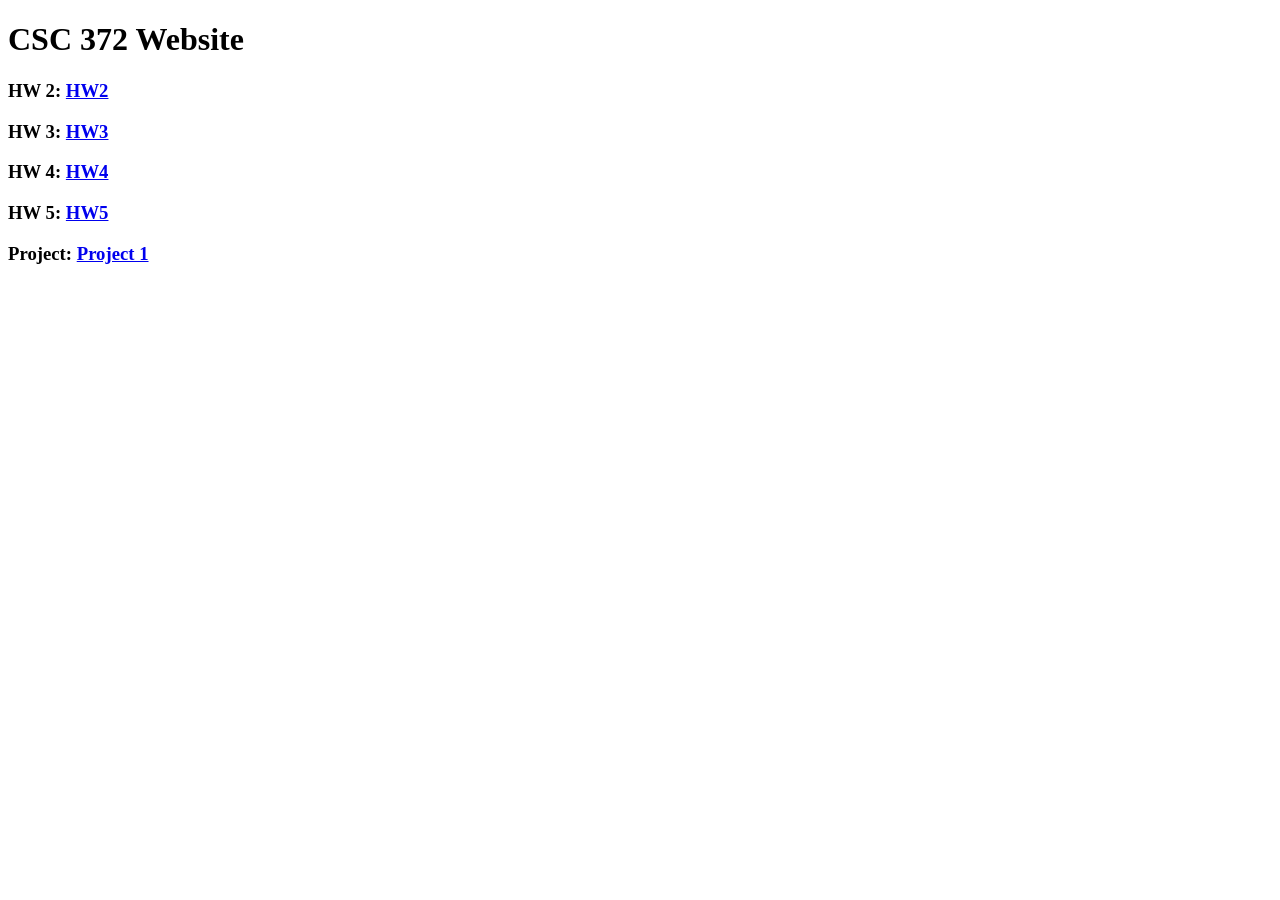
<file: index.html>
<!DOCTYPE html>
<!--
Name: Rongxin Liu
Date: 09.04.2024
CSC 372-01

This is the index.html page for my portfolio of web development work. It includes links to
side projects I have done during CSC 372, including an AboutMe page, a blog template, and
a crytogram generator.
-->
<html lang="en">
<head>
    <meta charset="UTF-8">
    <meta name="viewport" content="width=device-width, initial-scale=1.0">
    <title>CSC 372 Website</title>
    </head>

    <body>
        <header>
            <h1>CSC 372 Website</h1>
        </header>
        <h3> HW 2: <a href="csc372-hw/hw2/index.html">HW2</a></h3>
        <h3> HW 3: <a href="csc372-hw/hw3/index.html">HW3</a></h3>
        <h3> HW 4: <a href="csc372-hw/hw4/index.html">HW4</a></h3>
        <h3> HW 5: <a href="csc372-hw/hw5/index.html">HW5</a></h3>
        <h3> Project: <a href="csc372-hw/project1/index.html">Project 1</a></h3>
    </body>
</html>
</file>
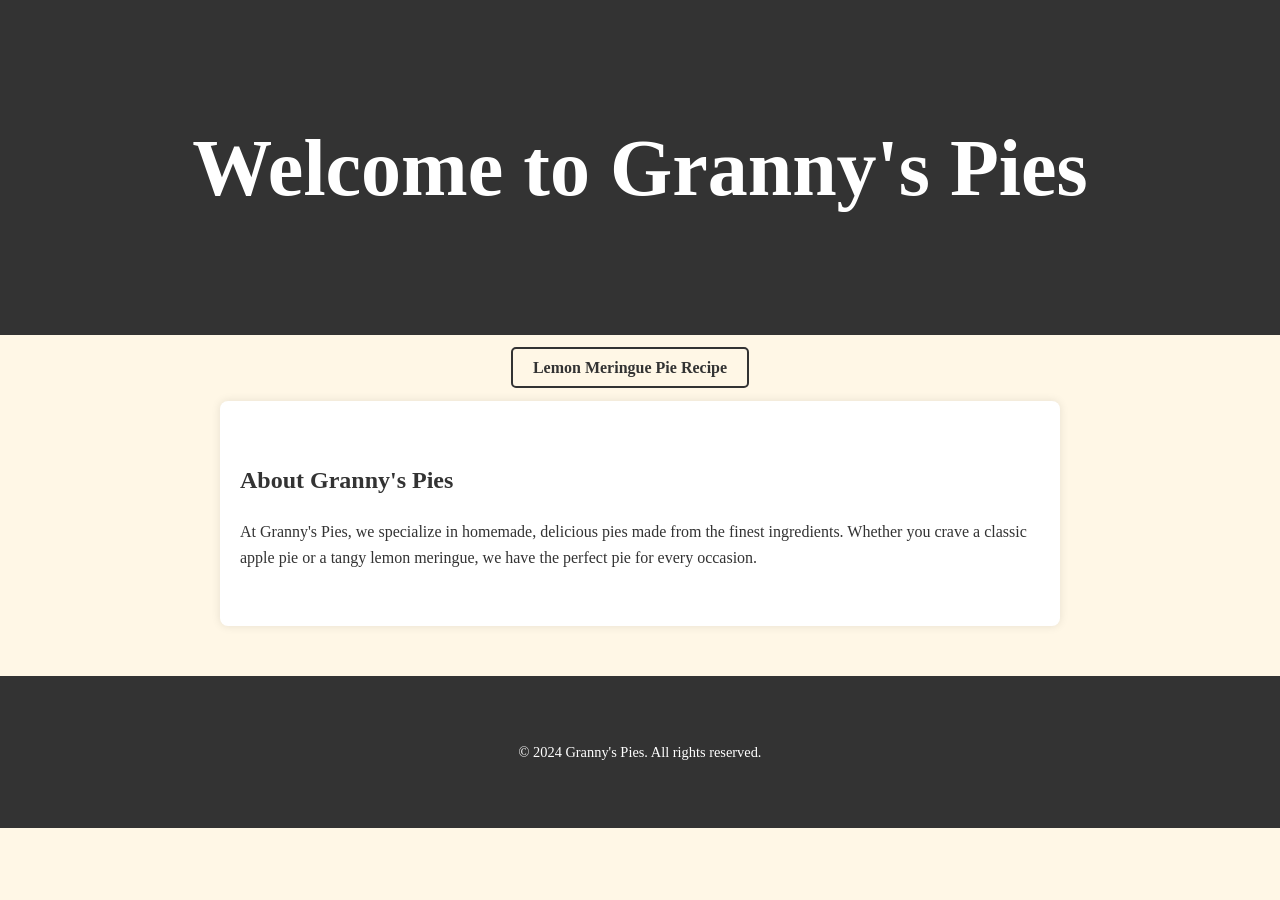
<file: csc372-hw/hw2/index.html>
<!DOCTYPE html>
<!--
Name: Rongxin Liu
Date: 09.04.2024
CSC 372-01

This is the index.html page for my portfolio of web development work. It includes links to
side projects I have done during CSC 372, including an AboutMe page, a blog template, and
a crytogram generator.
-->
<html lang="en">
<head>
    <meta charset="UTF-8">
    <meta name="viewport" content="width=device-width, initial-scale=1.0">
    <title>Granny's Pies - Welcome</title>
    <link rel="stylesheet" href="index.css"> 
</head>
<body>
    <header>
        <h1>Welcome to Granny's Pies</h1>
    </header>

    <nav>
        <ul>
            <li><a href="pie.html">Lemon Meringue Pie Recipe</a></li>
        </ul>
    </nav>

    <section>
        <h2>About Granny's Pies</h2>
        <p>At Granny's Pies, we specialize in homemade, delicious pies made from the finest ingredients. Whether you crave a classic apple pie or a tangy lemon meringue, we have the perfect pie for every occasion.</p>
    </section>

    <footer>
        <p>&copy; 2024 Granny's Pies. All rights reserved.</p>
    </footer>
</body>
</html>
</file>
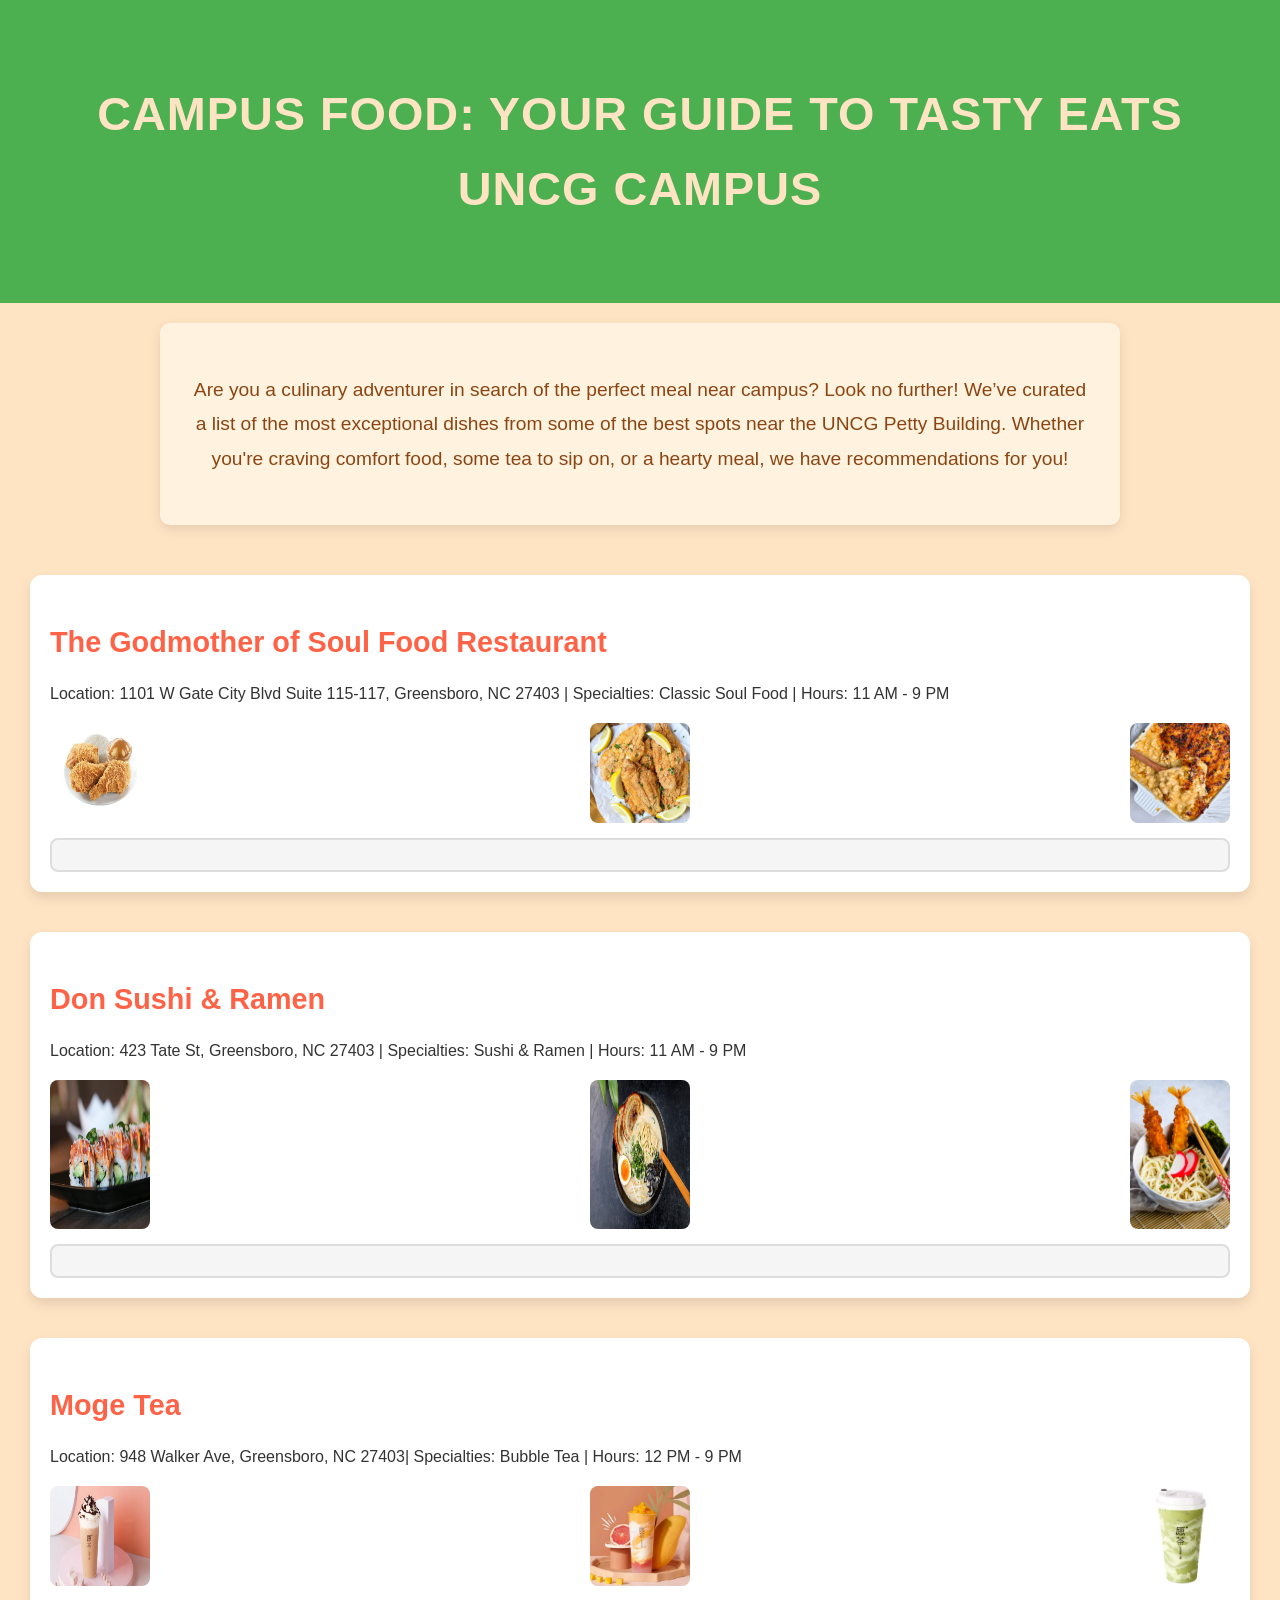
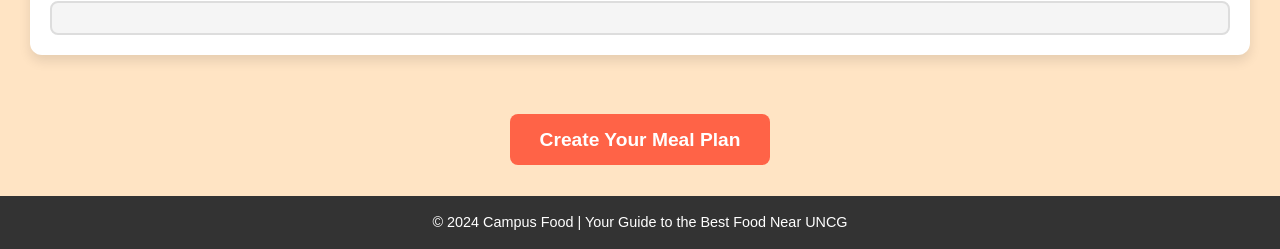
<file: csc372-hw/hw3/index.html>
<!DOCTYPE html>
<html lang="en">
<head>
  <meta charset="UTF-8">
  <meta name="viewport" content="width=device-width, initial-scale=1.0">
  <title>Campus Food: UNCG Foodie Guide</title>
  <link rel="stylesheet" href="styles/styles.css">
  <script src="script/script.js" defer></script>
</head>
<body>
  <header>
    <h3>Campus Food: Your Guide to Tasty Eats UNCG Campus</h3>
  </header>

  <main>
    <!-- Introduction Section -->
    <section class="intro">
      <p>Are you a culinary adventurer in search of the perfect meal near campus? Look no further! We’ve curated a list of the most exceptional dishes from some of the best spots near the UNCG Petty Building. Whether you're craving comfort food, some tea to sip on, or a hearty meal, we have recommendations for you!</p>
    </section>

    <!-- Recommendation Section -->
    <section class="recommendations">
      <article>
        <h2>The Godmother of Soul Food Restaurant </h2>
        <p>Location: 1101 W Gate City Blvd Suite 115-117, Greensboro, NC 27403 | Specialties: Classic Soul Food | Hours: 11 AM - 9 PM</p>
        <div class="gallery">
          <img src="images/friedchicken.png" class="small" alt="Fried Chicken">
          <img src="images/friedfish.png" class="small" alt="Fried Catfish">
          <img src="images/macandchess.png" class="small" alt="Mac and Cheese">
        </div>
        <div id="soulfood-description" class="description-box"></div>
      </article>

      <article>
        <h2>Don Sushi & Ramen</h2>
        <p>Location: 423 Tate St, Greensboro, NC 27403 | Specialties: Sushi & Ramen | Hours: 11 AM - 9 PM</p>
        <div class="gallery">
          <img src="images/SpicyTunaRoll.png" class="small" alt="Spicy Tuna Roll">
          <img src="images/Tonkotsu.png" class="small" alt="Tonkotsu Ramen">
          <img src="images/TempuraUdon.png" class="small" alt="Tempura Udon">
        </div>
        <div id="don-description" class="description-box"></div>
      </article>

      <article>
        <h2>Moge Tea</h2>
        <p>Location: 948 Walker Ave, Greensboro, NC 27403| Specialties: Bubble Tea | Hours: 12 PM - 9 PM</p>
        <div class="gallery">
          <img src="images/milktea.png" class="small" alt="Classic Milk Tea">
          <img src="images/FruitTea.png" class="small" alt="Fruit Tea">
          <img src="images/Latte.png" class="small" alt="Matcha Latte">
        </div>
        <div id="moge-description" class="description-box"></div>
      </article>
    </section>

     <!-- Centered Meal Plan Button -->
     <div class="mealplan-button">
      <a href="mealplan.html" class="mealplan-link">Create Your Meal Plan</a>
    </div>
  </main>

  <footer>
    <p>&copy; 2024 Campus Food | Your Guide to the Best Food Near UNCG</p>
  </footer>
</body>
</html>
</file>
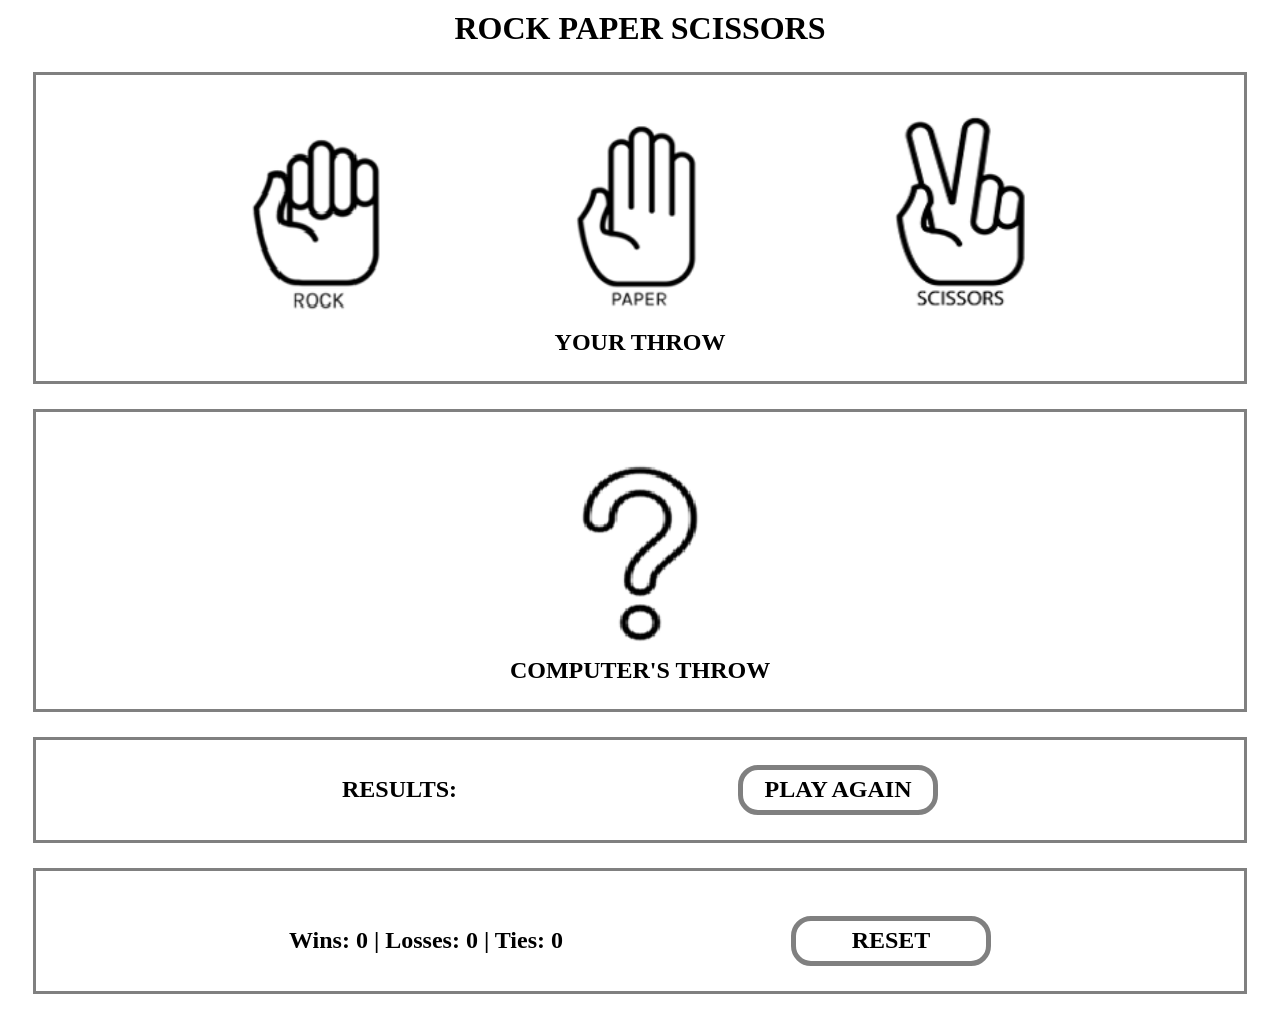
<file: csc372-hw/hw4/index.html>
<!DOCTYPE html>
<html lang="en">
<head>
    <meta charset="UTF-8">
    <meta name="viewport" content="width=device-width, initial-scale=1.0">
    <link rel="stylesheet" href="styles/styles.css">
    <script src="script/script.js" defer></script>
    <title>Rock Paper Scissors</title>
</head>
<body>
    <h1> ROCK PAPER SCISSORS </h1>
    <section>
        <div id="players-choice-container">
            <div class="p-choice">
                <img id="rock" src="images/rock.PNG">
            </div>

            <div class="p-choice">
                <img id="paper" src="images/paper.PNG">
            </div>

            <div class="p-choice">
                <img id="scissors" src="images/scissors.PNG">
            </div>
        </div>

        <div class="text-container">
            YOUR THROW
        </div>
    </section>

    <section>
        <div id="comp-container">
            <div id="comp">
                <img id="qmark" src="images/question-mark.PNG">
            </div>
        </div>

        <div class="text-container">
            COMPUTER'S THROW
        </div>
    </section>

    <section>
        <div id="play-again-container">
            <div id="results">RESULTS: </div>
            <button id="play-again-btn">PLAY AGAIN</button>
        </div>
    </section>

    <section>
        <div id="score-container">
            <div id="score">Wins: 0 | Losses: 0 | Ties: 0</div>
            <button id="reset-btn">RESET</button>
        </div>
    </section>
</body>
</html>
</file>
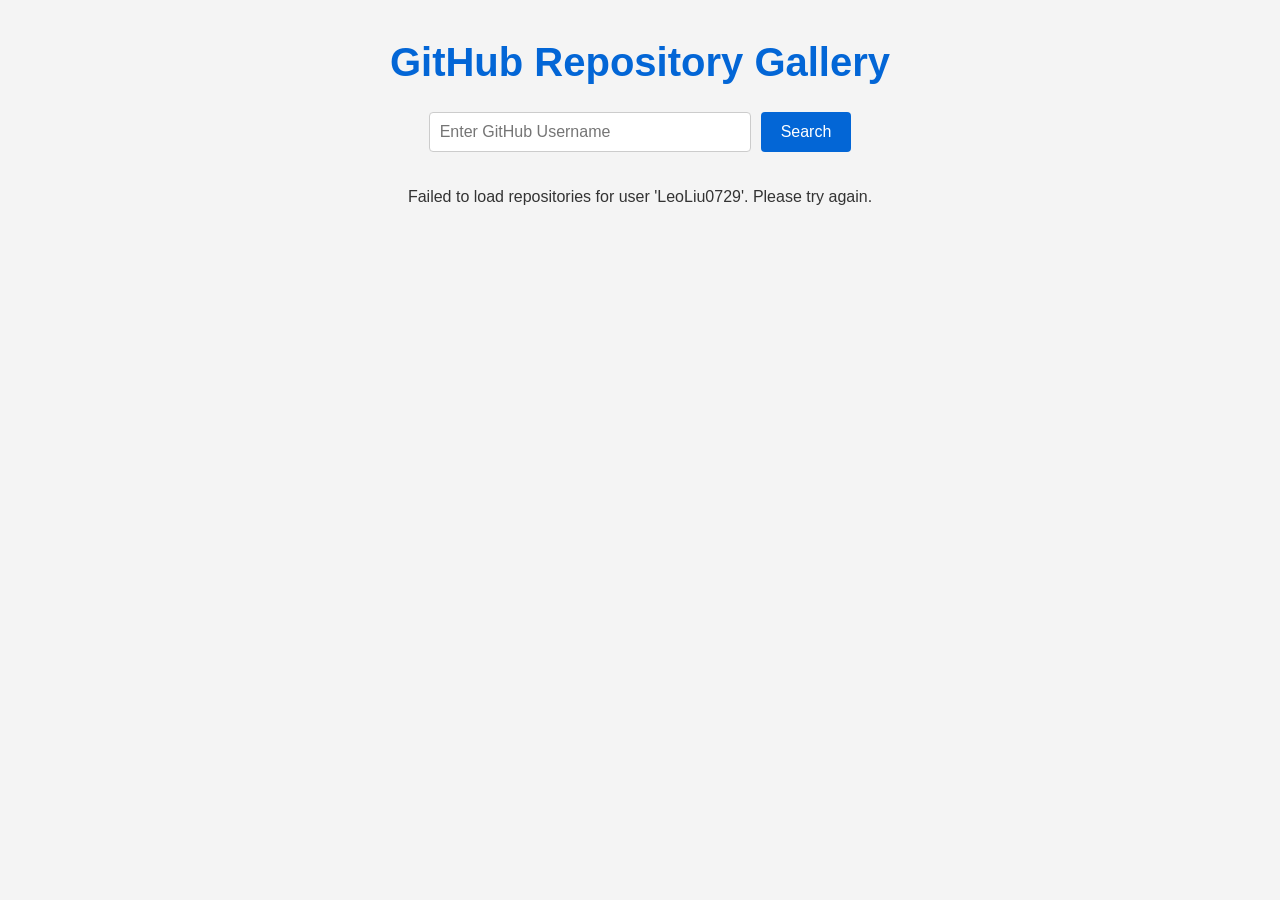
<file: csc372-hw/hw5/index.html>
<!DOCTYPE html>
<html lang="en">
<head>
    <meta charset="UTF-8">
    <meta name="viewport" content="width=device-width, initial-scale=1.0">
    <title>GitHub Repository Gallery</title>
    <link rel="stylesheet" href="styles/styles.css">
    <script defer src="scripts/scripts.js"></script>
    <link rel="stylesheet" href="https://cdnjs.cloudflare.com/ajax/libs/font-awesome/6.0.0-beta3/css/all.min.css">
</head>
<body>
    <div class="container">
        <h1>GitHub Repository Gallery</h1>
        <div class="search">
            <input type="text" id="username" placeholder="Enter GitHub Username" />
            <button id="searchBtn">Search</button>
        </div>
        <div id="gallery" class="gallery">
        </div>
    </div>
</body>
</html>
</file>
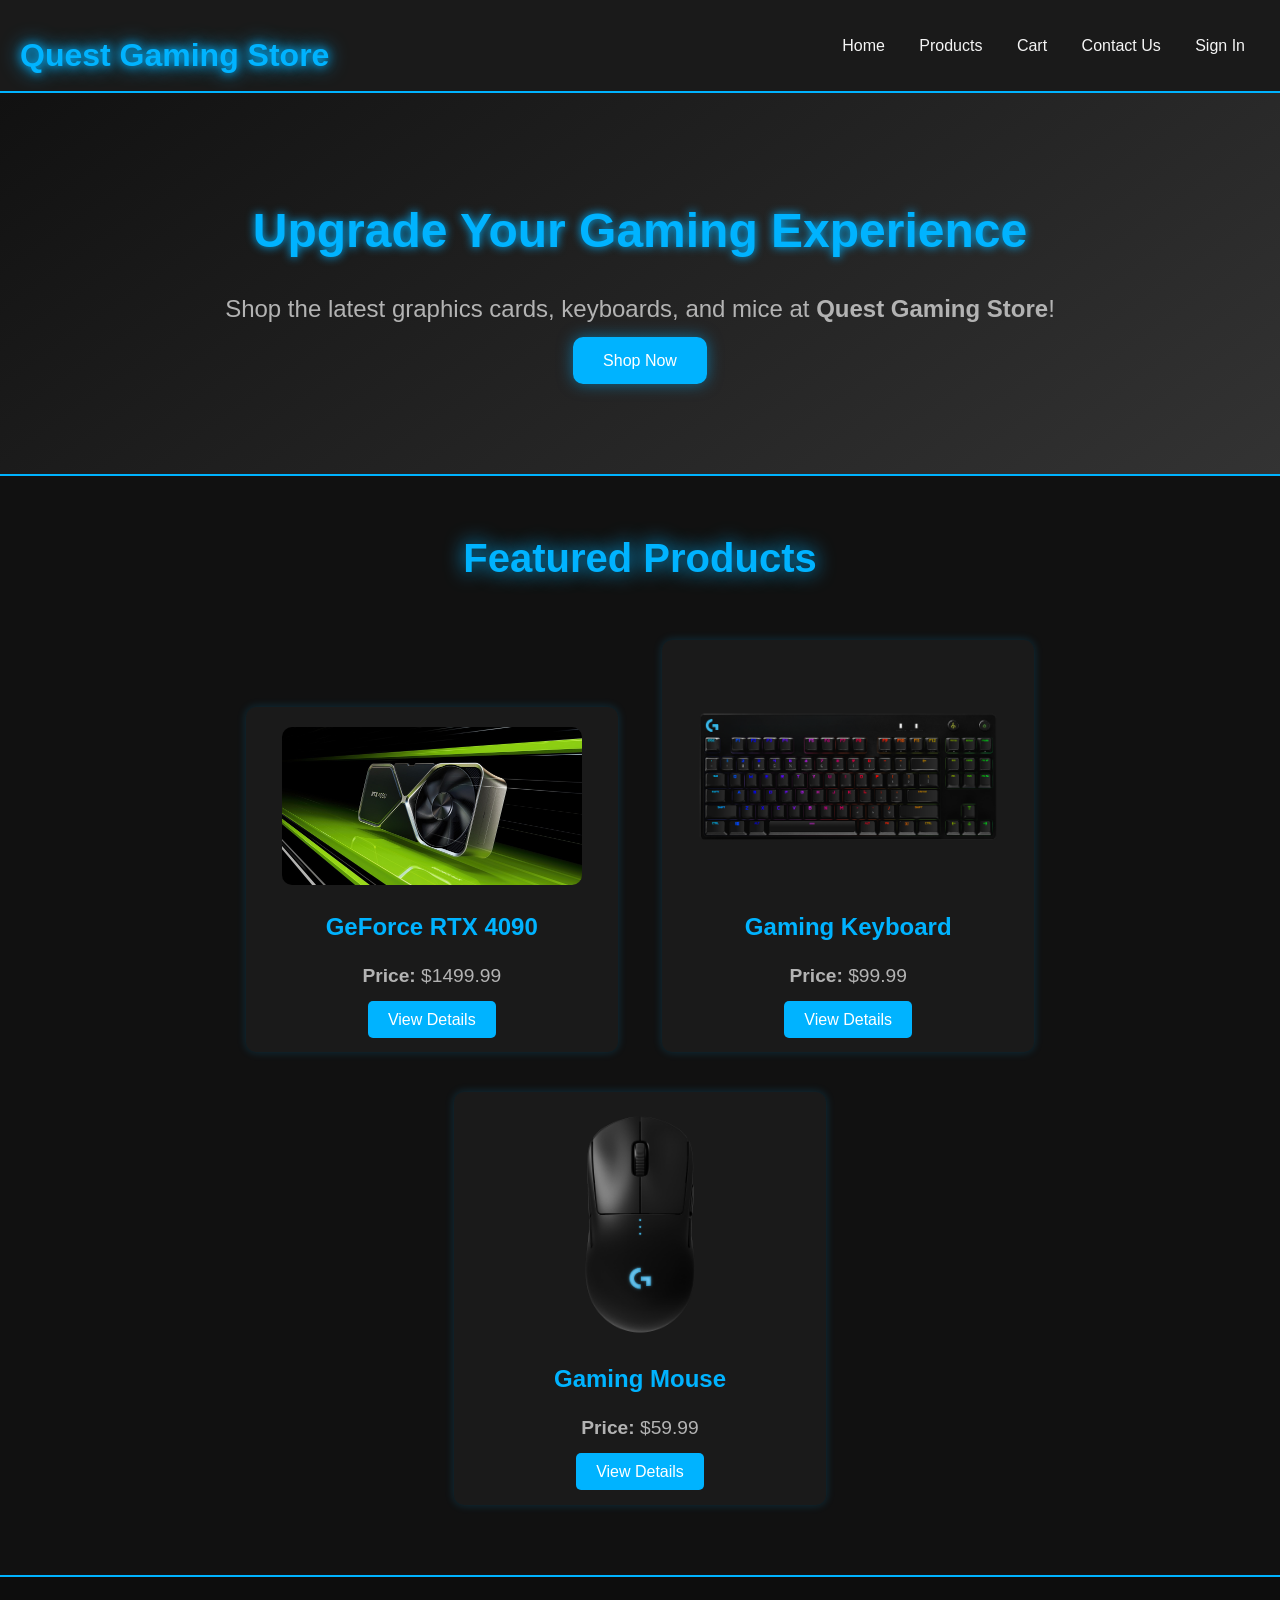
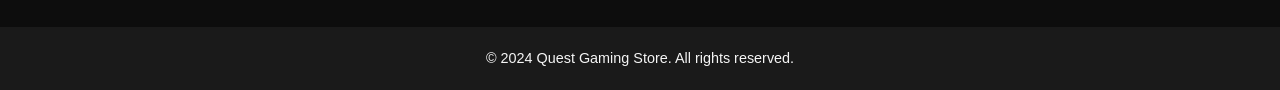
<file: csc372-hw/project1/index.html>
<!DOCTYPE html>
<!--
Name: Rongxin Liu
Date: 09.04.2024
CSC 372-01

This is the index.html page for my portfolio of web development work. It includes links to
side projects I have done during CSC 372, including an AboutMe page, a blog template, and
a crytogram generator.
-->
<html lang="en">
<head>
    <meta charset="UTF-8">
    <meta name="viewport" content="width=device-width, initial-scale=1.0">
    <title>Quest Gaming Store</title>
    <link rel="stylesheet" href="styles/styles.css">
</head>
<body>
    <!-- Header Section -->
    <header>
        <div class="logo">
            <h1 class="logo-text">Quest Gaming Store</h1>
        </div> 
        <nav>
            <ul>
                <li><a href="index.html">Home</a></li>
                <li><a href="products.html">Products</a></li>
                <li><a href="cart.html">Cart</a></li>
                <li><a href="#">Contact Us</a></li>
                <li><a href="#" id="sign-link">Sign In</a></li>
            </ul>
        </nav>
    </header>

    <!-- Hero Section -->
    <section class="hero">
        <h2>Upgrade Your Gaming Experience</h2>
        <p>Shop the latest graphics cards, keyboards, and mice at <strong>Quest Gaming Store</strong>!</p>
        <a href="products.html" class="button">Shop Now</a>
    </section>

    <!-- Featured Products Section -->
    <section class="featured-products">
        <h2>Featured Products</h2>
        <article class="product">
            <img src="images/rtx4090.jpg" alt="RTX 4090">
            <h3>GeForce RTX 4090</h3>
            <p><strong>Price:</strong> $1499.99</p>
            <a href="details.html" class="button">View Details</a>
        </article>
        <article class="product">
            <img src="images/gprokeyboard.png" alt="Mechanical Keyboard">
            <h3>Gaming Keyboard</h3>
            <p><strong>Price:</strong> $99.99</p>
            <a href="details.html" class="button">View Details</a>
        </article>
        <article class="product">
            <img src="images/gpromouse.png" alt="Gaming Mouse">
            <h3>Gaming Mouse</h3>
            <p><strong>Price:</strong> $59.99</p>
            <a href="details.html" class="button">View Details</a>
        </article>
    </section>

    <!-- Footer -->
    <footer>
        <p>&copy; 2024 Quest Gaming Store. All rights reserved.</p>
    </footer>

</body>
</html>
</file>
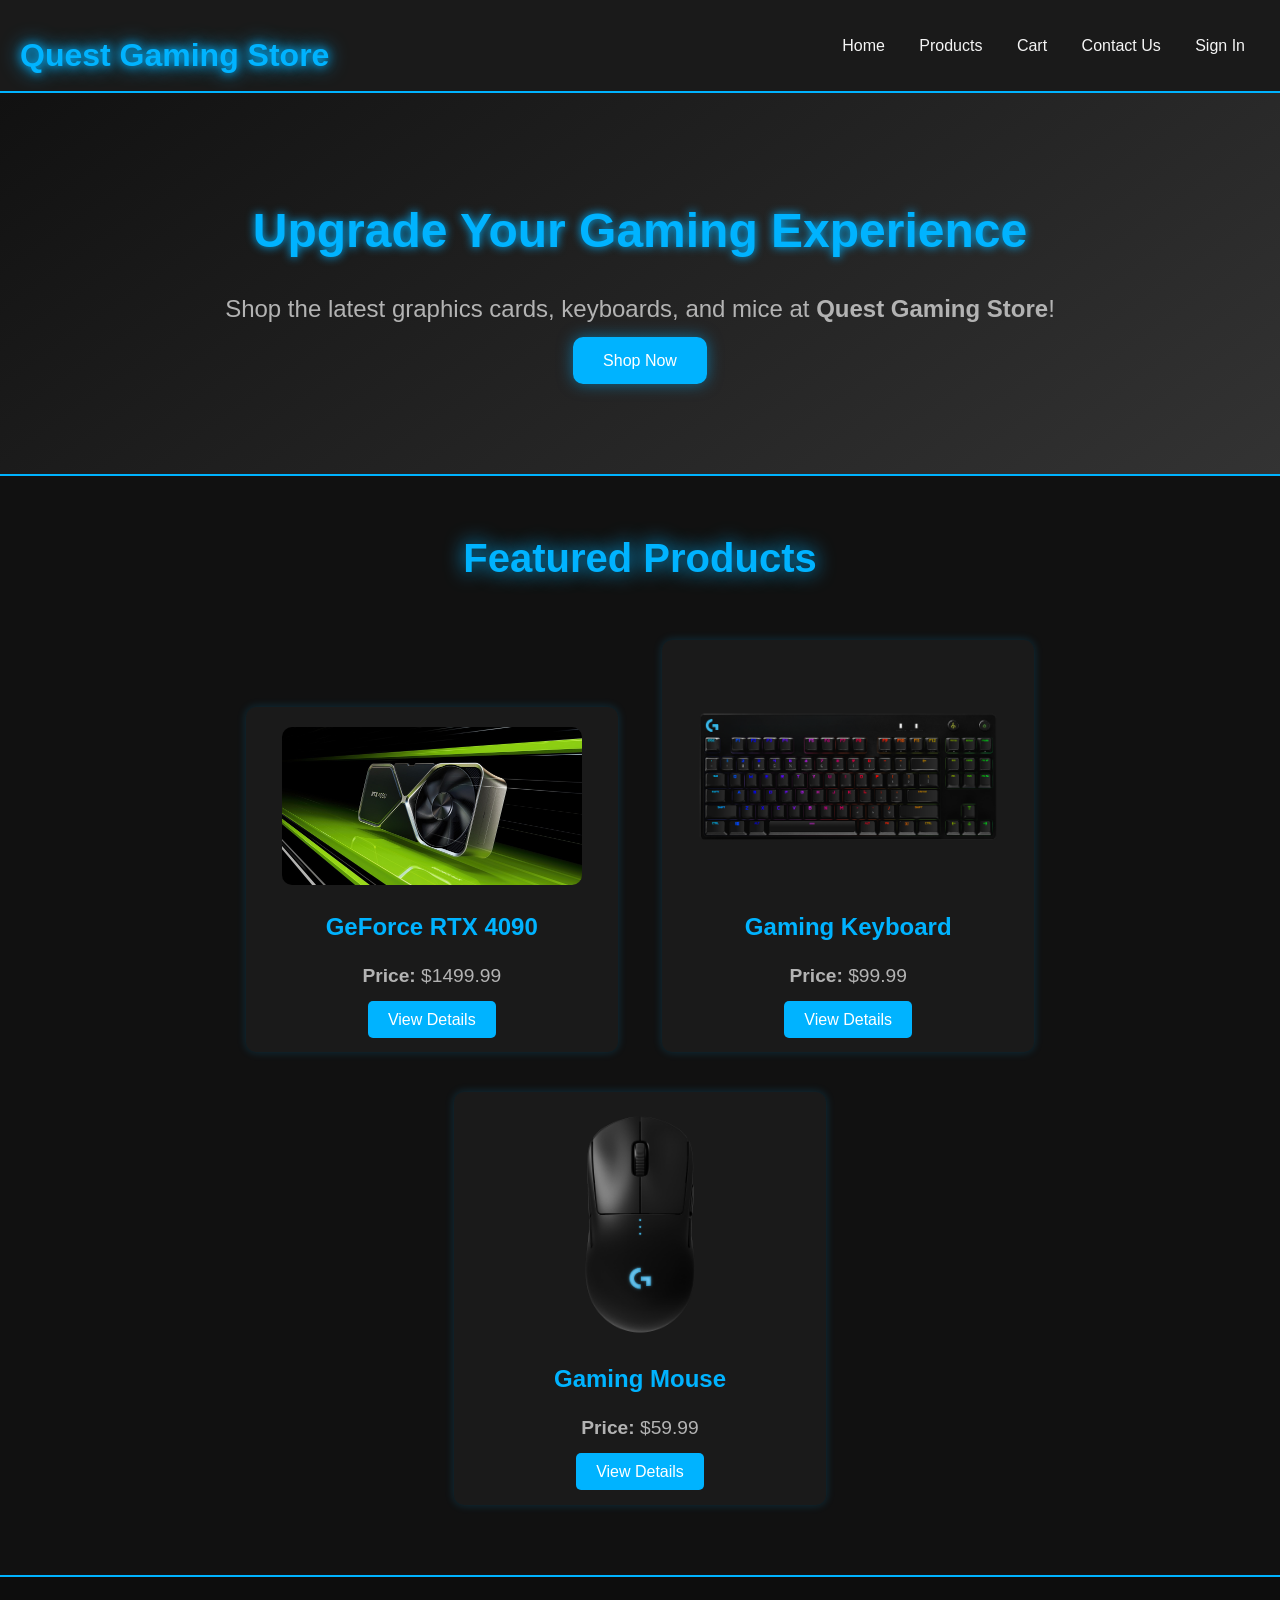
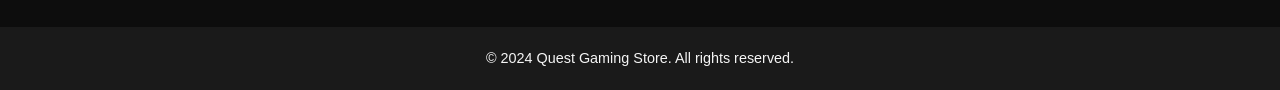
<file: csc372-hw/project1/public/index.html>
<!DOCTYPE html>
<!--
Name: Rongxin Liu
Date: 09.04.2024
CSC 372-01

This is the index.html page for my portfolio of web development work. It includes links to
side projects I have done during CSC 372, including an AboutMe page, a blog template, and
a crytogram generator.
-->
<html lang="en">
<head>
    <meta charset="UTF-8">
    <meta name="viewport" content="width=device-width, initial-scale=1.0">
    <title>Quest Gaming Store</title>
    <link rel="stylesheet" href="styles/styles.css">
</head>
<body>
    <!-- Header Section -->
    <header>
        <div class="logo">
            <h1 class="logo-text">Quest Gaming Store</h1>
        </div> 
        <nav>
            <ul>
                <li><a href="index.html">Home</a></li>
                <li><a href="products.html">Products</a></li>
                <li><a href="cart.html">Cart</a></li>
                <li><a href="#">Contact Us</a></li>
                <li><a href="signin.html" id="sign-link">Sign In</a></li>
            </ul>
        </nav>
    </header>

    <!-- Hero Section -->
    <section class="hero">
        <h2>Upgrade Your Gaming Experience</h2>
        <p>Shop the latest graphics cards, keyboards, and mice at <strong>Quest Gaming Store</strong>!</p>
        <a href="products.html" class="button">Shop Now</a>
    </section>

    <!-- Featured Products Section -->
    <section class="featured-products">
        <h2>Featured Products</h2>
        <article class="product">
            <img src="images/rtx4090.jpg" alt="RTX 4090">
            <h3>GeForce RTX 4090</h3>
            <p><strong>Price:</strong> $1499.99</p>
            <a href="details.html" class="button">View Details</a>
        </article>
        <article class="product">
            <img src="images/gprokeyboard.png" alt="Mechanical Keyboard">
            <h3>Gaming Keyboard</h3>
            <p><strong>Price:</strong> $99.99</p>
            <a href="details.html" class="button">View Details</a>
        </article>
        <article class="product">
            <img src="images/gpromouse.png" alt="Gaming Mouse">
            <h3>Gaming Mouse</h3>
            <p><strong>Price:</strong> $59.99</p>
            <a href="details.html" class="button">View Details</a>
        </article>
    </section>

    <!-- Footer -->
    <footer>
        <p>&copy; 2024 Quest Gaming Store. All rights reserved.</p>
    </footer>

</body>
</html>
</file>
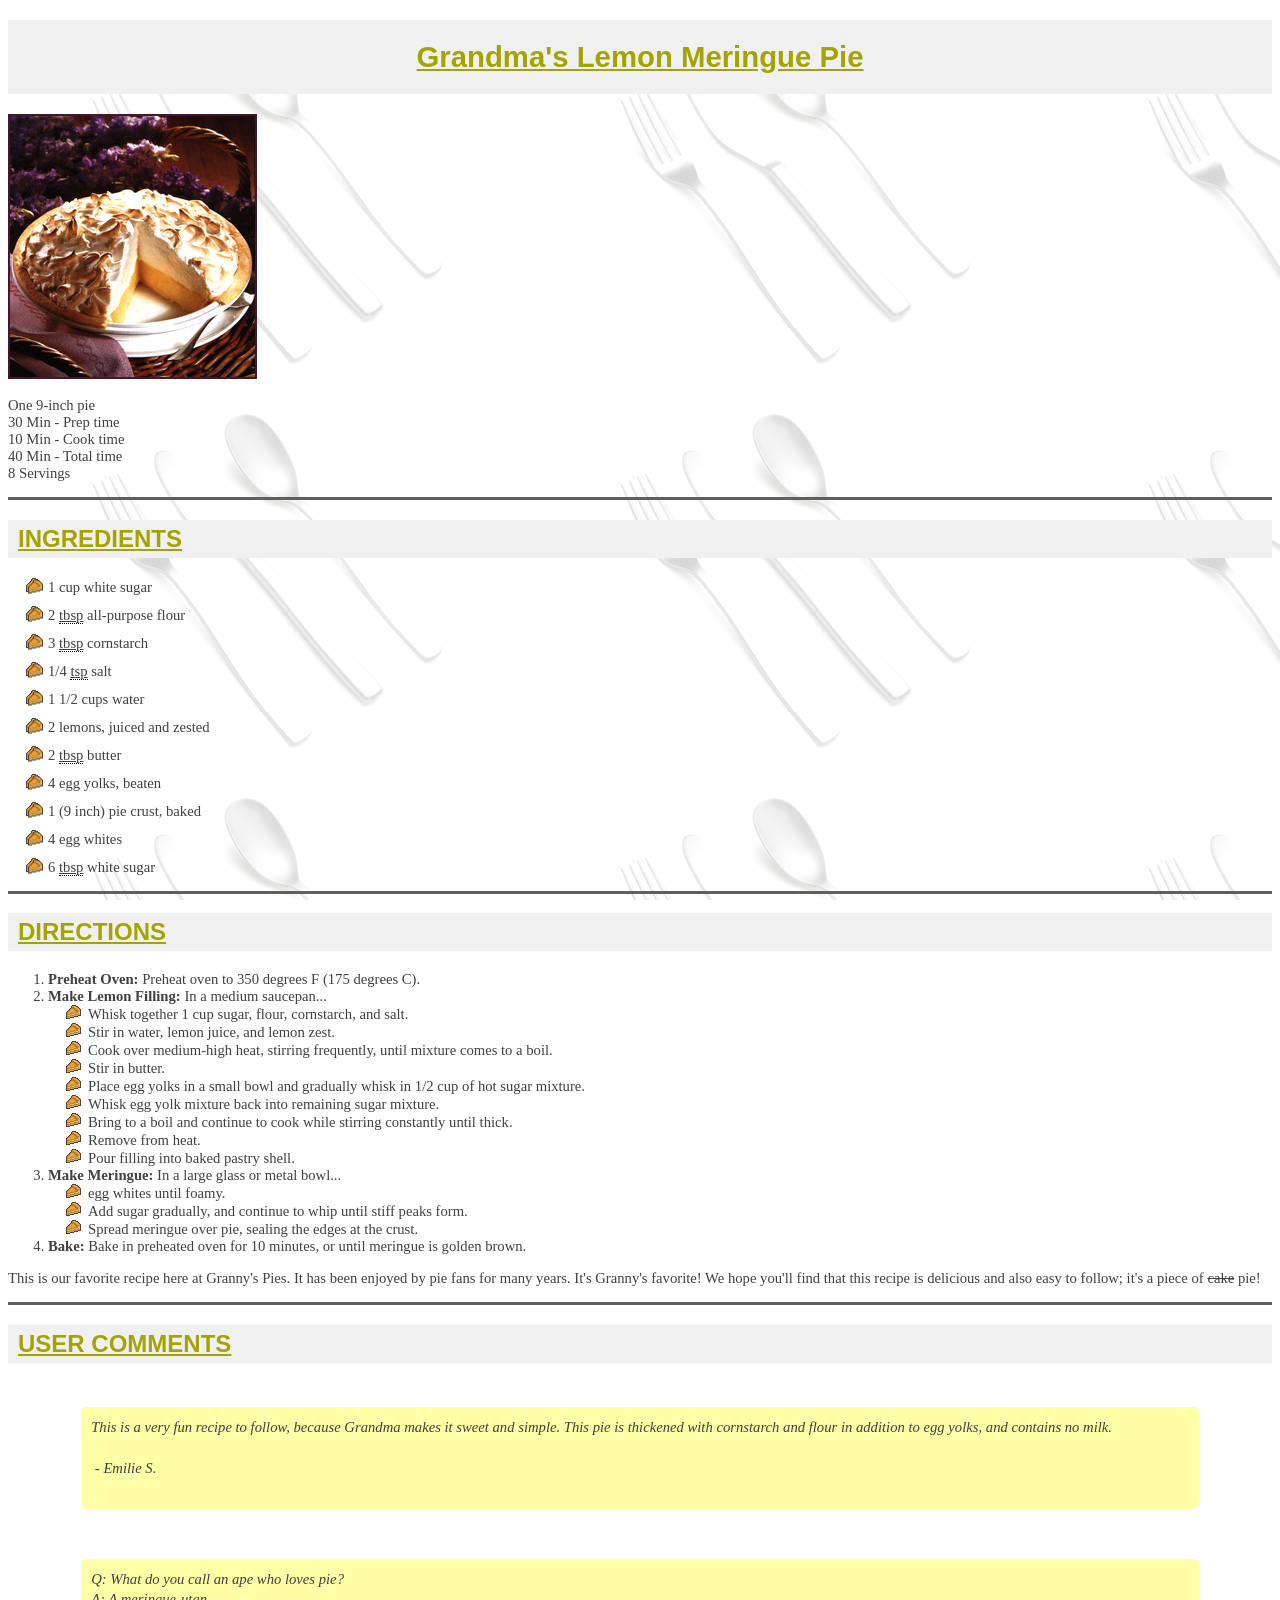
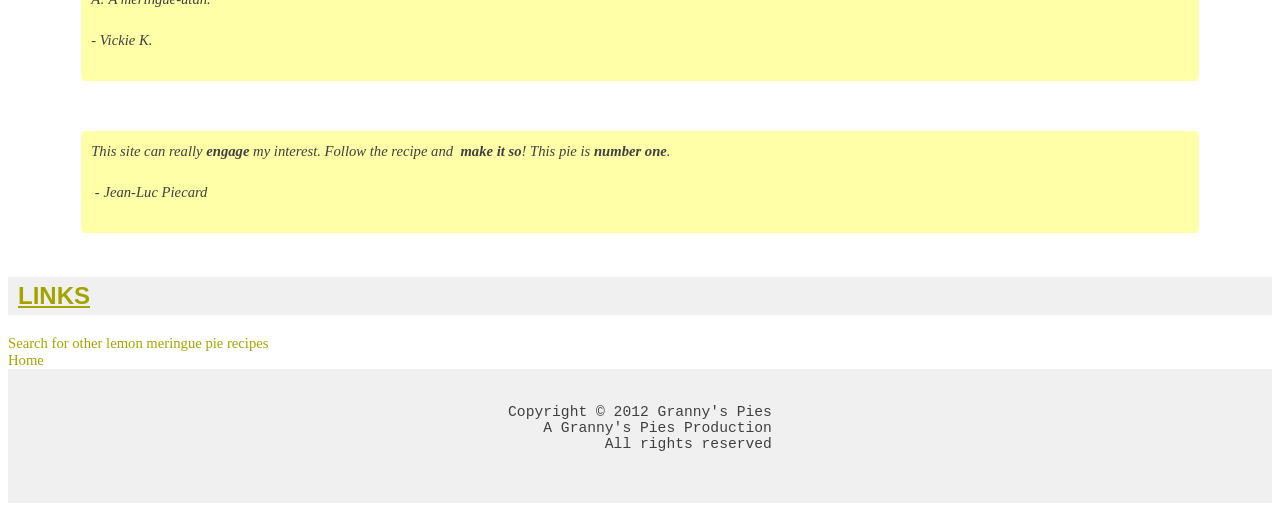
<file: csc372-hw/hw2/pie.html>
<!DOCTYPE html>
<!--
Name: Rongxin Liu
Date: 09.04.2024
CSC 372-01

This is the index.html page for my portfolio of web development work. It includes links to
side projects I have done during CSC 372, including an AboutMe page, a blog template, and
a crytogram generator.

The three extra features I added to this page are: 
Background with the image of silverware.jpg
Pie bullet points
Tooltip for abbreviations
-->
<html lang="en">
<head>
    <meta charset="UTF-8">
    <title>Grandma's Lemon Meringue Pie</title>
    <link rel="stylesheet" href="recipe.css">
</head>
<body>
    <header>
        <h1 id="main_header" class="heading">Grandma's Lemon Meringue Pie</h1>
    </header>

    <img src="pie.jpg" alt="Grandma's Lemon Meringue Pie">

    <section class="recipe-info">
        <p>
            One 9-inch pie<br>
            30 Min - Prep time<br>
            10 Min - Cook time<br>
            40 Min - Total time<br>
            8 Servings
        </p>
    </section>

    <hr>

    <section class="ingredients">
        <h2 class="heading">INGREDIENTS</h2>
        <ul>
            <li class="pie_bullet">1 cup white sugar</li>
            <li class="pie_bullet">2 <span class="hover_abbrv" data-tooltip="tablespoons">tbsp</span> all-purpose flour</li>
            <li class="pie_bullet">3 <span class="hover_abbrv" data-tooltip="tablespoons">tbsp</span> cornstarch</li>
            <li class="pie_bullet">1/4 <span class="hover_abbrv" data-tooltip="teaspoon">tsp</span> salt</li>
            <li class="pie_bullet">1 1/2 cups water</li>
            <li class="pie_bullet">2 lemons, juiced and zested</li>
            <li class="pie_bullet">2 <span class="hover_abbrv" data-tooltip="tablespoons">tbsp</span> butter</li>
            <li class="pie_bullet">4 egg yolks, beaten</li>
            <li class="pie_bullet">1 (9 inch) pie crust, baked</li>
            <li class="pie_bullet">4 egg whites</li>
            <li class="pie_bullet">6 <span class="hover_abbrv" data-tooltip="tablespoons">tbsp</span> white sugar</li>
        </ul>
    </section>

    <hr>

    <section class="directions">
        <h2 class="heading">DIRECTIONS</h2>
        <ol class="directions-list">
            <li><strong>Preheat Oven:</strong> Preheat oven to 350 degrees F (175 degrees C).</li>
            <li><strong>Make Lemon Filling:</strong> In a medium saucepan... 
            <ul>
                    <li>Whisk together 1 cup sugar, flour, cornstarch, and salt.</li>
                    <li>Stir in water, lemon juice, and lemon zest.</li>
                    <li>Cook over medium-high heat, stirring frequently, until mixture comes to a boil.</li>
                    <li>Stir in butter.</li>
                    <li>Place egg yolks in a small bowl and gradually whisk in 1/2 cup of hot sugar mixture.</li>
                    <li>Whisk egg yolk mixture back into remaining sugar mixture.</li>
                    <li>Bring to a boil and continue to cook while stirring constantly until thick.</li>
                    <li>Remove from heat.</li>
                    <li>Pour filling into baked pastry shell.</li>
            </ul>
            </li>
            <li><strong>Make Meringue:</strong> In a large glass or metal bowl... 
            <ul>
                <li> egg whites until foamy. </li>
                <li> Add sugar gradually, and continue to whip until stiff peaks form.</li>
                <li> Spread meringue over pie, sealing the edges at the crust.</li>
            </ul>
            <li><strong>Bake:</strong> Bake in preheated oven for 10 minutes, or until meringue is golden brown.</li>
            </li>
                
        </ol>
    </section>
    
    
    <p class="note">
        This is our favorite recipe here at Granny's Pies. It has been enjoyed by pie fans for many years.
        It's Granny's favorite! We hope you'll find that this recipe is delicious and also easy to follow;
        it's a piece of <span id="cake">cake</span> pie!
    </p>

    <hr>
    <section class="USER COMMENTS">
        <h2 class="heading">USER COMMENTS</h2>
    <section class="comments-section">
        <div class="comments">
            <pre>
This is a very fun recipe to follow, because Grandma makes it sweet and simple. This pie is thickened with cornstarch and flour in addition to egg yolks, and contains no milk.
<br> - Emilie S.
            </pre>
        </div>
        
        <div class="comments">
            <pre>
Q: What do you call an ape who loves pie?
A: A meringue-utan.
<br>- Vickie K.
            </pre>
        </div>
        
        <div class="comments">
            <pre>
This site can really <strong>engage</strong> my interest. Follow the recipe and  <strong>make it so</strong>! This pie is <strong>number one</strong>.
<br> - Jean-Luc Piecard
            </pre>
        </div>
        
    </section>

    <section class="links">
        <h2 class="heading">LINKS</h2>
        <a href="http://www.google.com/search?q=lemon+meringue+pie+recipe&start=10" target="_blank" class="links">Search for other lemon meringue pie recipes</a><br>
        <a href="index.html" class="links">Home</a>
    </section>

    <footer id="copyright_notice">
        <pre>
Copyright © 2012 Granny's Pies
    A Granny's Pies Production
           All rights reserved
        </pre>
    </footer>
</body>
</html>
</file>
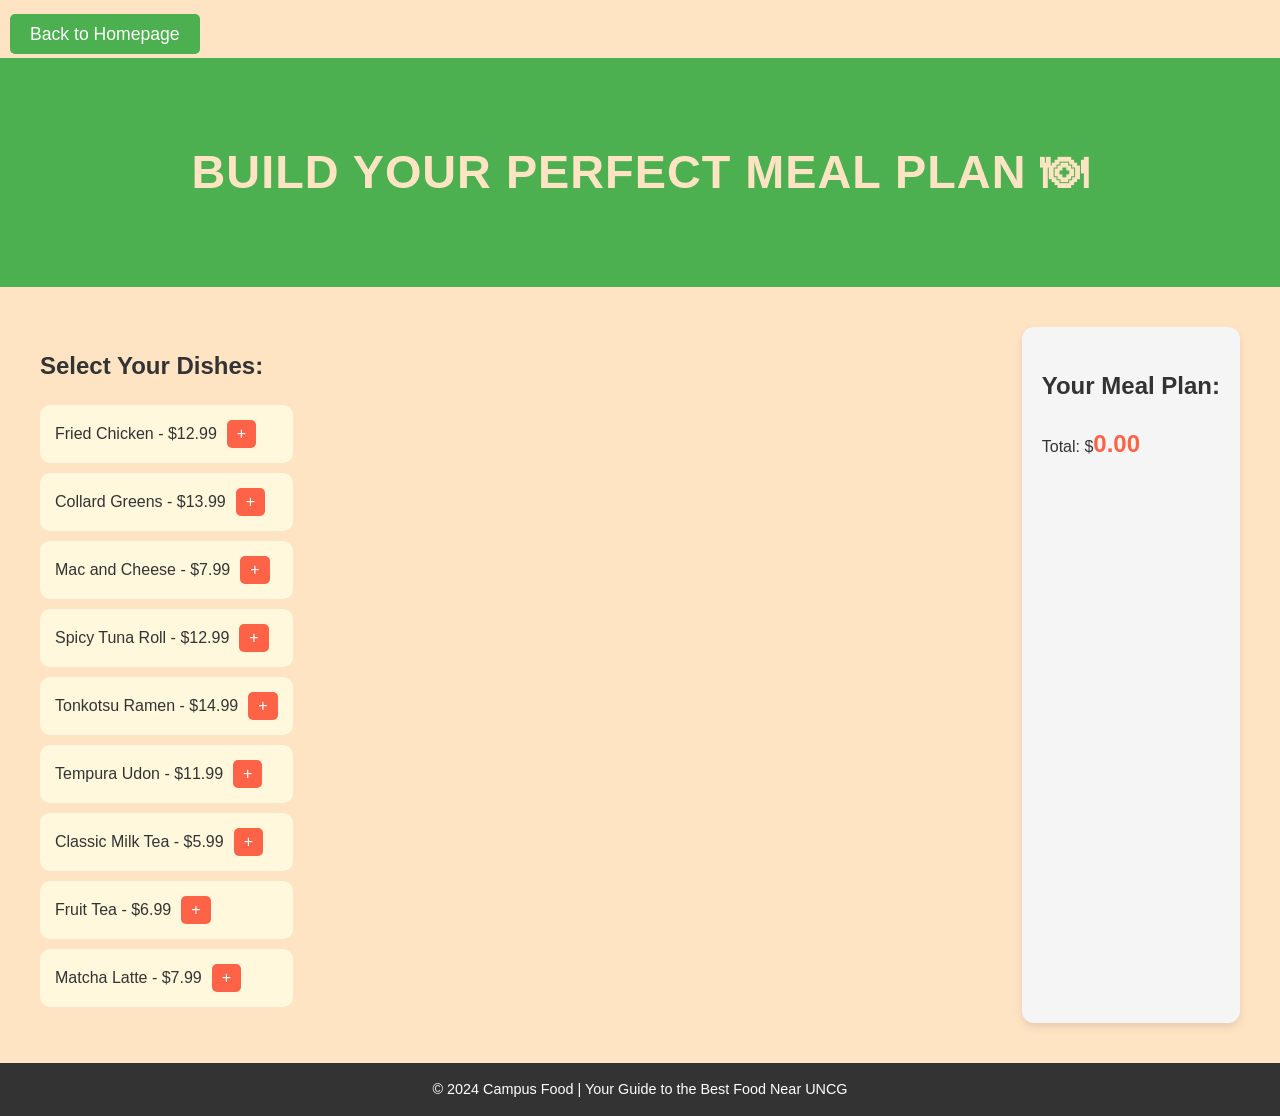
<file: csc372-hw/hw3/mealplan.html>
<!DOCTYPE html>
<html lang="en">
<head>
  <meta charset="UTF-8">
  <meta name="viewport" content="width=device-width, initial-scale=1.0">
  <title>Create Your Meal Plan</title>
  <link rel="stylesheet" href="styles/styles.css">
  <script src="script/mealplan.js" defer></script>
</head>
<body>
  <!-- Back to Home Button at the top -->
  <div class="back-to-home">
    <a href="index.html" class="back-home-btn">Back to Homepage</a>
  </div>

  <header>
    <h3>Build Your Perfect Meal Plan 🍽</h3>
  </header>

  <main class="meal-plan-container">
    <div class="dishes-list">
      <h2>Select Your Dishes:</h2>
      <ul>
        <li data-price="12.99" data-img="images/friedchicken.png">Fried Chicken - $12.99</li>
        <li data-price="13.99" data-img="images/friedfish.png">Collard Greens - $13.99</li>
        <li data-price="7.99" data-img="images/macandchess.png">Mac and Cheese - $7.99</li>
        <li data-price="12.99" data-img="images/SpicyTunaRoll.png">Spicy Tuna Roll - $12.99</li>
        <li data-price="14.99" data-img="images/TempuraUdon.png">Tonkotsu Ramen - $14.99</li>
        <li data-price="11.99" data-img="images/Tonkotsu.png">Tempura Udon - $11.99</li>
        <li data-price="5.99" data-img="images/milktea.png">Classic Milk Tea - $5.99</li>
        <li data-price="6.99" data-img="images/FruitTea.png">Fruit Tea - $6.99</li>
        <li data-price="7.99" data-img="images/Latte.png">Matcha Latte - $7.99</li>
      </ul>
    </div>

    <div class="meal-plan">
      <h2>Your Meal Plan:</h2>
      <ul id="selected-meals"></ul>
      <p>Total: $<span id="total-price">0.00</span></p>
    </div>
  </main>

  <footer>
    <p>&copy; 2024 Campus Food | Your Guide to the Best Food Near UNCG</p>
  </footer>
</body>
</html>
</file>
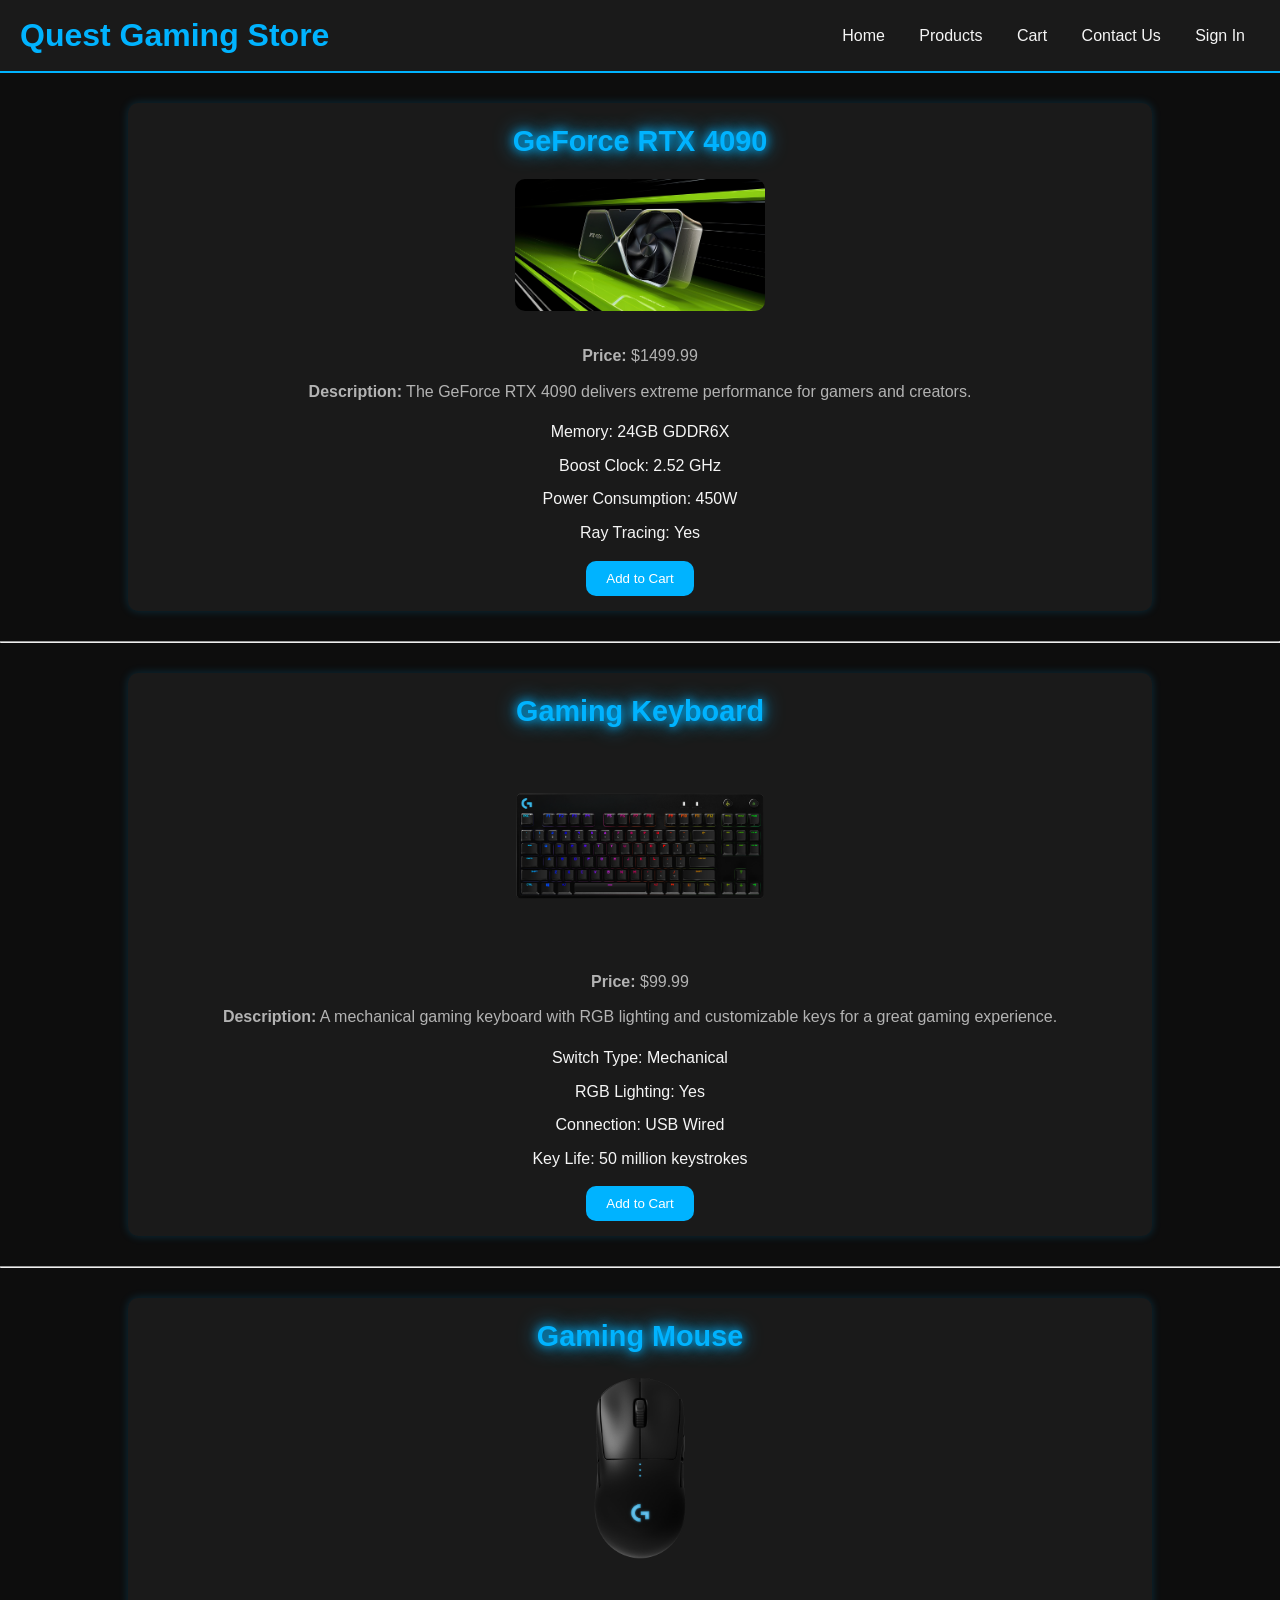
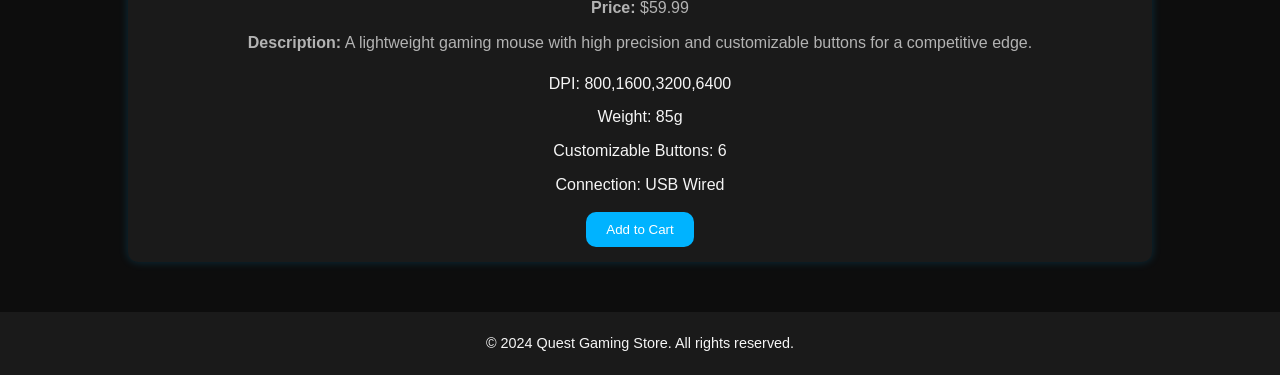
<file: csc372-hw/project1/details.html>
<!DOCTYPE html>
<html lang="en">
<head>
    <meta charset="UTF-8">
    <meta name="viewport" content="width=device-width, initial-scale=1.0">
    <title>Product Details - Quest Gaming Store</title>
    <link rel="stylesheet" href="styles/styles.css">
</head>
<body>
    <!-- Header Section -->
    <header>
        <div class="logo">
            <h1>Quest Gaming Store</h1>
        </div>
        <nav>
            <ul>
                <li><a href="index.html">Home</a></li>
                <li><a href="products.html">Products</a></li>
                <li><a href="cart.html">Cart</a></li>
                <li><a href="#">Contact Us</a></li>
                <li><a href="#">Sign In</a></li>
            </ul>
        </nav>
    </header>

    <!-- Product Details Section -->
    <section class="product-details">
        <h2>GeForce RTX 4090</h2>
        <img src="images/rtx4090.jpg" alt="GeForce RTX 4090" class="product-image">
        <p><strong>Price:</strong> $1499.99</p>
        <p><strong>Description:</strong> The GeForce RTX 4090 delivers extreme performance for gamers and creators.</p>
        <ul>
            <li>Memory: 24GB GDDR6X</li>
            <li>Boost Clock: 2.52 GHz</li>
            <li>Power Consumption: 450W</li>
            <li>Ray Tracing: Yes</li>
        </ul>
        <button class="add-to-cart">Add to Cart</button>
    </section>

    <hr>

    <section class="product-details">
        <h2>Gaming Keyboard</h2>
        <img src="images/gprokeyboard.png" alt="Gaming Keyboard" class="product-image">
        <p><strong>Price:</strong> $99.99</p>
        <p><strong>Description:</strong> A mechanical gaming keyboard with RGB lighting and customizable keys for a great gaming experience.</p>
        <ul>
            <li>Switch Type: Mechanical</li>
            <li>RGB Lighting: Yes</li>
            <li>Connection: USB Wired</li>
            <li>Key Life: 50 million keystrokes</li>
        </ul>
        <button class="add-to-cart">Add to Cart</button>
    </section>

    <hr>

    <section class="product-details">
        <h2>Gaming Mouse</h2>
        <img src="images/gpromouse.png" alt="Gaming Mouse" class="product-image">
        <p><strong>Price:</strong> $59.99</p>
        <p><strong>Description:</strong> A lightweight gaming mouse with high precision and customizable buttons for a competitive edge.</p>
        <ul>
            <li>DPI: 800,1600,3200,6400</li>
            <li>Weight: 85g</li>
            <li>Customizable Buttons: 6</li>
            <li>Connection: USB Wired</li>
        </ul>
        <button class="add-to-cart">Add to Cart</button>
    </section>

    <!-- Footer Section -->
    <footer>
        <p>&copy; 2024 Quest Gaming Store. All rights reserved.</p>
    </footer>
</body>
</html>
</file>
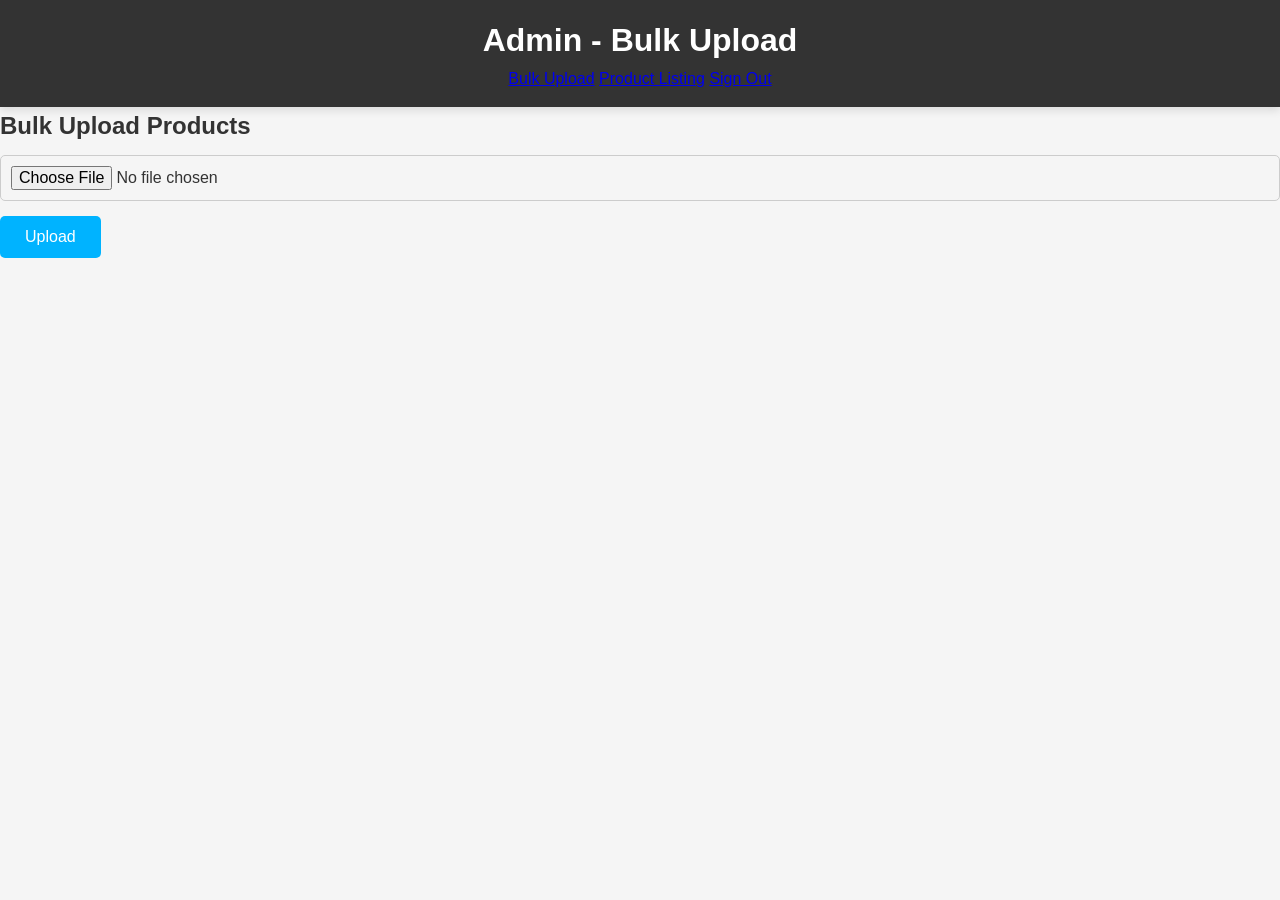
<file: csc372-hw/project1/public/admin-upload.html>
<!DOCTYPE html>
<html lang="en">
<head>
  <meta charset="UTF-8">
  <meta name="viewport" content="width=device-width, initial-scale=1.0">
  <title>Admin - Bulk Upload</title>
  <link rel="stylesheet" href="styles/admin.css">
</head>
<body>
  <header>
    <h1>Admin - Bulk Upload</h1>
    <nav>
      <a href="admin-upload.html">Bulk Upload</a>
      <a href="admin-products.html">Product Listing</a>
      <a href="signin.html">Sign Out</a>
    </nav>
  </header>

  <main>
    <h2>Bulk Upload Products</h2>
    <form id="upload-form" enctype="multipart/form-data">
      <input type="file" id="file-upload" accept=".json" required />
      <button type="submit">Upload</button>
    </form>
  </main>

  <script src="scripts/admin-upload.js"></script>
</body>
</html>
</file>
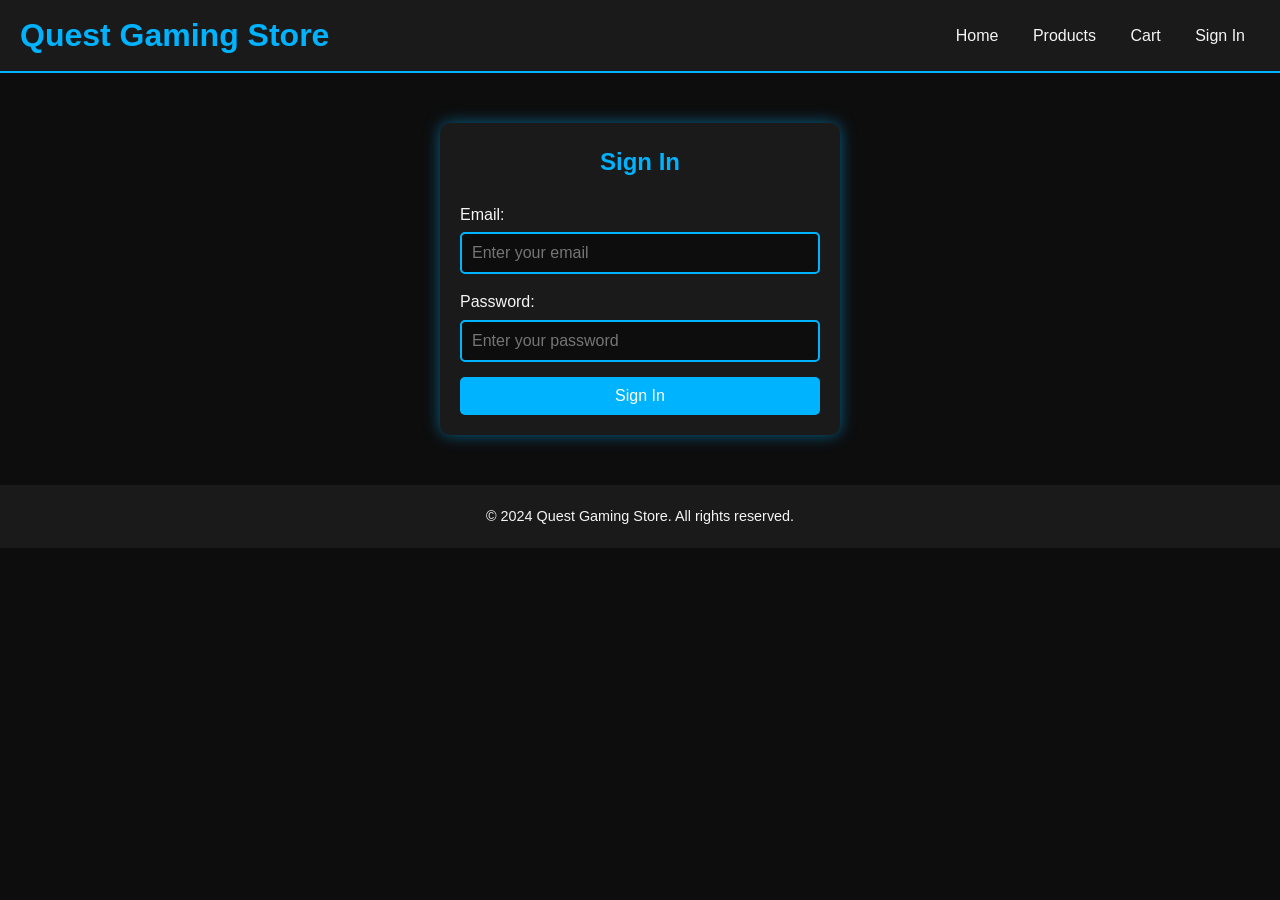
<file: csc372-hw/project1/public/cart.html>
<!DOCTYPE html>
<html lang="en">
<head>
    <meta charset="UTF-8">
    <meta name="viewport" content="width=device-width, initial-scale=1.0">
    <title>Shopping Cart - Quest Gaming Store</title>
    <link rel="stylesheet" href="styles/styles.css">
</head>
<body>
    <!-- Header Section -->
    <header>
        <div class="logo">
            <h1>Quest Gaming Store</h1>
        </div>
        <nav>
            <ul>
                <li><a href="index.html">Home</a></li>
                <li><a href="products.html">Products</a></li>
                <li><a href="cart.html">Cart</a></li>
                <li><a href="#">Contact Us</a></li>
                <li><a href="signin.html">Sign In</a></li>
            </ul>
        </nav>
    </header>

    <!-- Shopping Cart Section -->
    <section class="shopping-cart">
        <h2>Your Cart</h2>
        <table class="cart-items">
            <thead>
                <tr>
                    <th>Item</th>
                    <th>Price</th>
                    <th>Quantity</th>
                    <th>Total</th>
                    <th>Action</th>
                </tr>
            </thead>
            <tbody>
                <!-- Cart items will be dynamically loaded here -->
            </tbody>
        </table>

        <div class="cart-summary">
            <!-- Cart summary will be dynamically loaded here -->
        </div>
    </section>
    
    <script src="scripts/cart.js"></script>

    <!-- Footer Section -->
    <footer>
        <p>&copy; 2024 Quest Gaming Store. All rights reserved.</p>
    </footer>
</body>
</html>
</file>
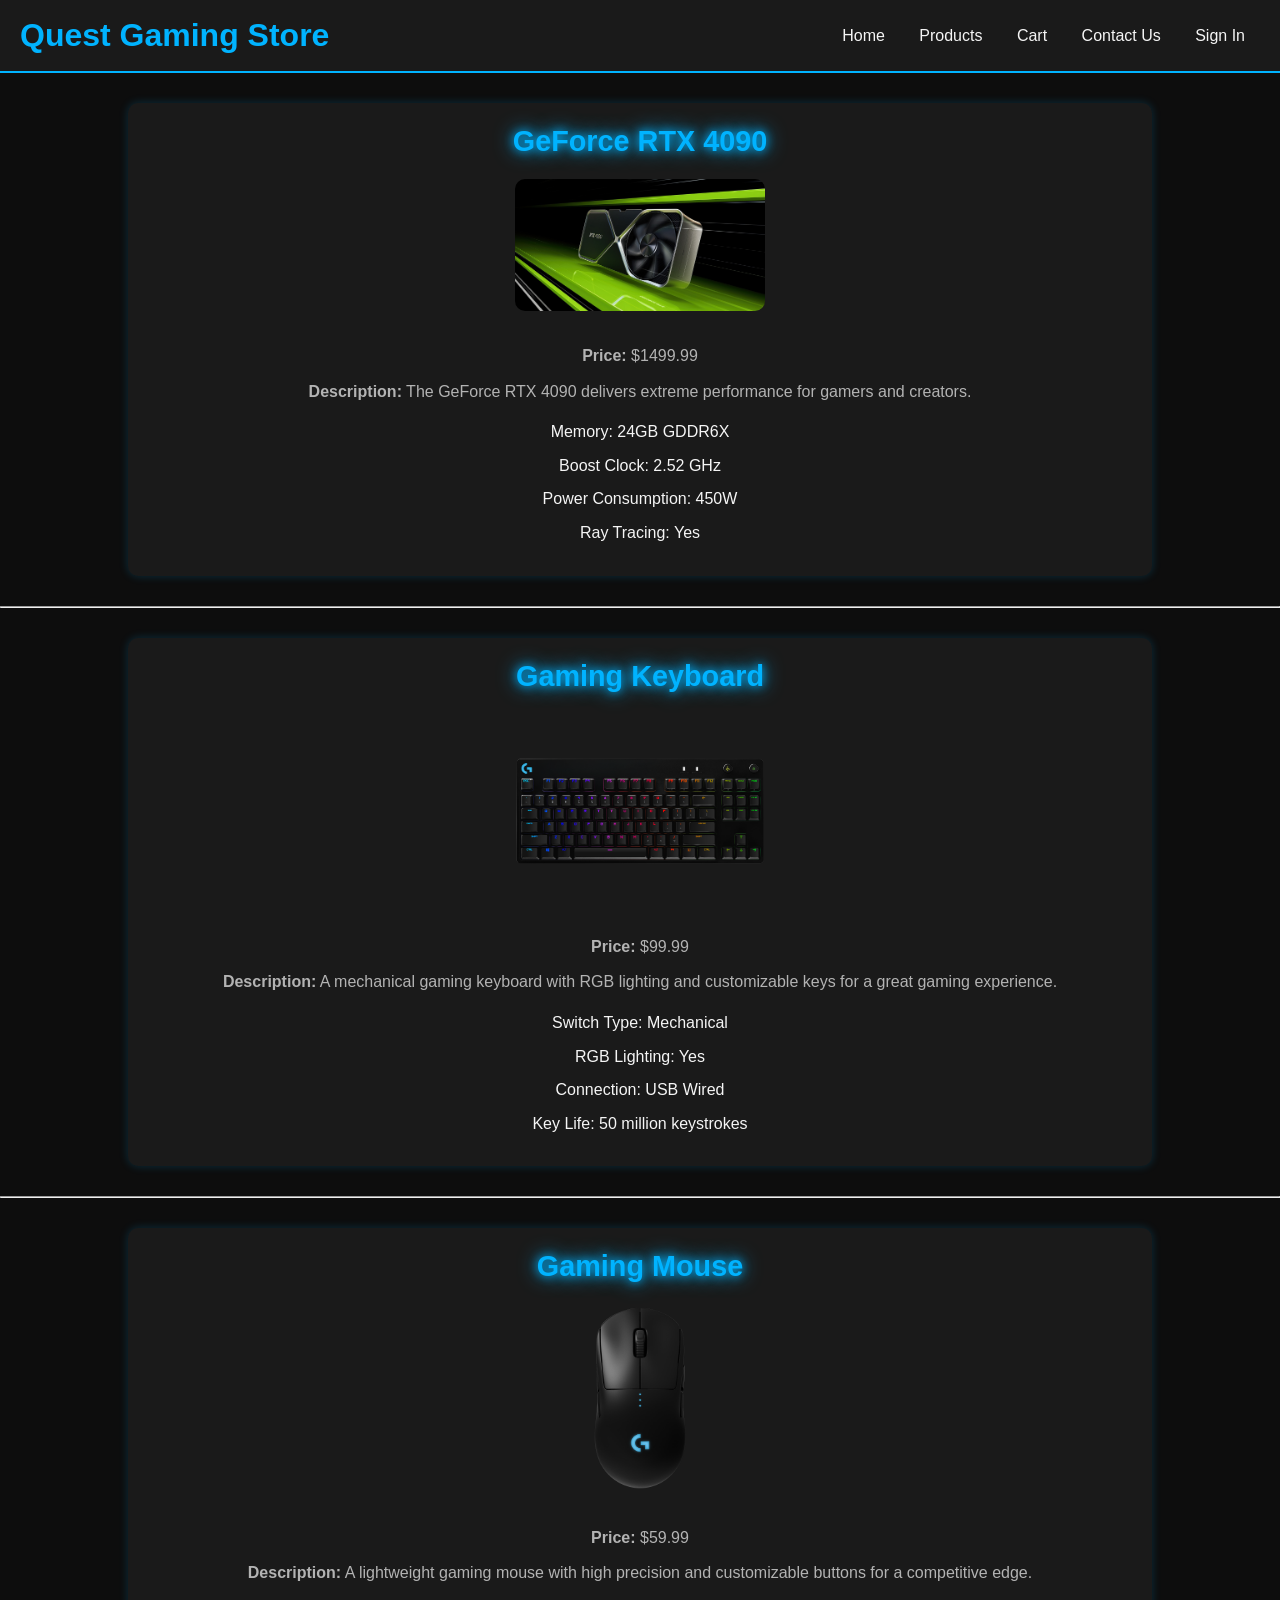
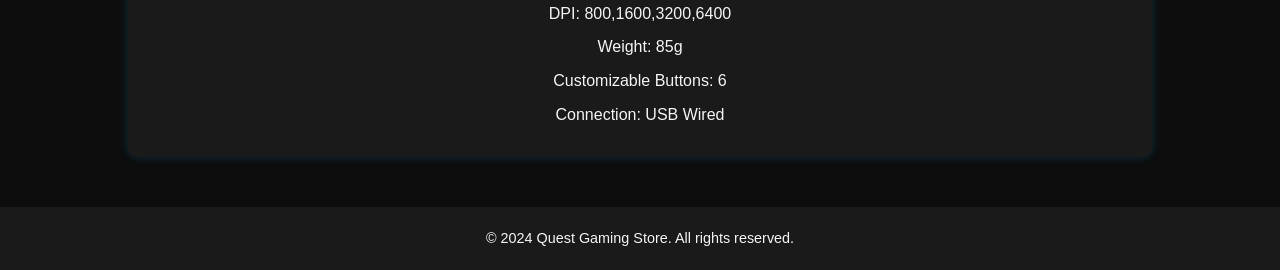
<file: csc372-hw/project1/public/details.html>
<!DOCTYPE html>
<html lang="en">
<head>
    <meta charset="UTF-8">
    <meta name="viewport" content="width=device-width, initial-scale=1.0">
    <title>Product Details - Quest Gaming Store</title>
    <link rel="stylesheet" href="styles/styles.css">
</head>
<body>
    <!-- Header Section -->
    <header>
        <div class="logo">
            <h1>Quest Gaming Store</h1>
        </div>
        <nav>
            <ul>
                <li><a href="index.html">Home</a></li>
                <li><a href="products.html">Products</a></li>
                <li><a href="cart.html">Cart</a></li>
                <li><a href="#">Contact Us</a></li>
                <li><a href="signin.html">Sign In</a></li>
            </ul>
        </nav>
    </header>

    <!-- Product Details Section -->
    <section class="product-details">
        <h2>GeForce RTX 4090</h2>
        <img src="images/rtx4090.jpg" alt="GeForce RTX 4090" class="product-image">
        <p><strong>Price:</strong> $1499.99</p>
        <p><strong>Description:</strong> The GeForce RTX 4090 delivers extreme performance for gamers and creators.</p>
        <ul>
            <li>Memory: 24GB GDDR6X</li>
            <li>Boost Clock: 2.52 GHz</li>
            <li>Power Consumption: 450W</li>
            <li>Ray Tracing: Yes</li>
        </ul>
    </section>

    <hr>

    <section class="product-details">
        <h2>Gaming Keyboard</h2>
        <img src="images/gprokeyboard.png" alt="Gaming Keyboard" class="product-image">
        <p><strong>Price:</strong> $99.99</p>
        <p><strong>Description:</strong> A mechanical gaming keyboard with RGB lighting and customizable keys for a great gaming experience.</p>
        <ul>
            <li>Switch Type: Mechanical</li>
            <li>RGB Lighting: Yes</li>
            <li>Connection: USB Wired</li>
            <li>Key Life: 50 million keystrokes</li>
        </ul>
    </section>

    <hr>

    <section class="product-details">
        <h2>Gaming Mouse</h2>
        <img src="images/gpromouse.png" alt="Gaming Mouse" class="product-image">
        <p><strong>Price:</strong> $59.99</p>
        <p><strong>Description:</strong> A lightweight gaming mouse with high precision and customizable buttons for a competitive edge.</p>
        <ul>
            <li>DPI: 800,1600,3200,6400</li>
            <li>Weight: 85g</li>
            <li>Customizable Buttons: 6</li>
            <li>Connection: USB Wired</li>
        </ul>
    </section>

    <!-- Footer Section -->
    <footer>
        <p>&copy; 2024 Quest Gaming Store. All rights reserved.</p>
    </footer>
</body>
</html>
</file>
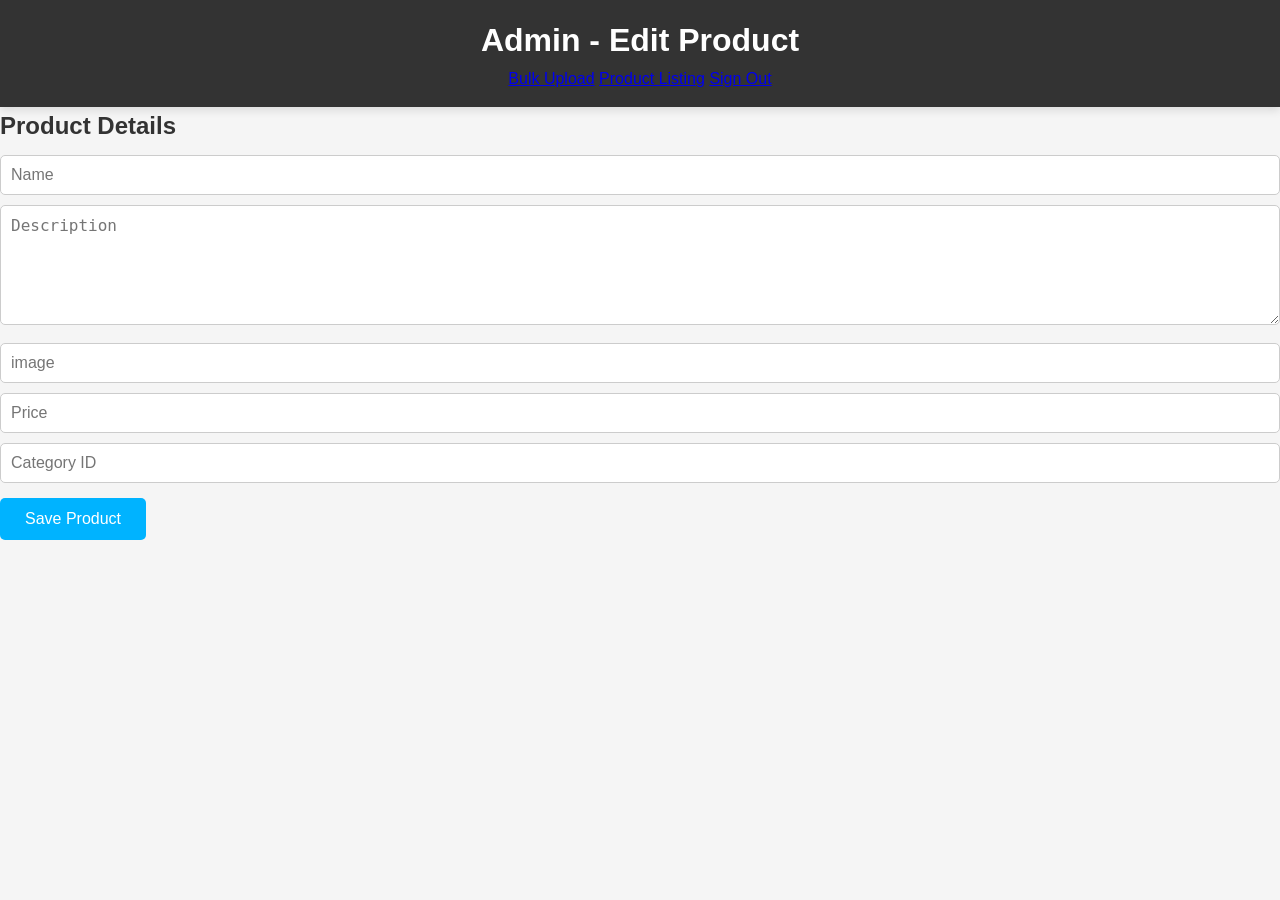
<file: csc372-hw/project1/public/product-edit.html>
<!DOCTYPE html>
<html lang="en">
<head>
  <meta charset="UTF-8">
  <meta name="viewport" content="width=device-width, initial-scale=1.0">
  <title>Admin - Edit Product</title>
  <link rel="stylesheet" href="styles/admin.css">
</head>
<body>
  <header>
    <h1>Admin - Edit Product</h1>
    <nav>
      <a href="admin-upload.html">Bulk Upload</a>
      <a href="admin-products.html">Product Listing</a>
      <a href="signin.html">Sign Out</a>
    </nav>
  </header>

  <main>
    <h2>Product Details</h2>
    <form id="edit-product-form">
      <input type="text" id="name" placeholder="Name" required />
      <textarea id="description" placeholder="Description"></textarea>
      <input type="text" id="image_url" placeholder="image" required />
      <input type="number" id="price" placeholder="Price" required />
      <input type="number" id="category_id" placeholder="Category ID" required />
      <button type="submit">Save Product</button>
    </form>
  </main>

  <script src="scripts/product-edit.js"></script>
</body>
</html>
</file>
<file: csc372-hw/hw2/index.css>
body {
    font-family: Georgia, serif;
    background-color: #fff7e6;
    color: #333;
    margin: 0;
    padding: 0;
    line-height: 1.6;
}

header, footer {
    background-color: #333;
    color: #fff;
    text-align: center;
    padding: 50px 0;
}

header {
    font-size: 2.5em;
    font-weight: bold;
}

nav ul {
    list-style: none;
    padding: 0;
    margin: 20px 0;
    text-align: center;
}

nav ul li {
    display: inline;
    margin-right: 20px;
}

nav a {
    text-decoration: none;
    color: #333;
    font-weight: bold;
    padding: 10px 20px;
    border: 2px solid #333;
    border-radius: 5px;
    transition: background-color 0.3s, color 0.3s;
}

nav a:hover {
    background-color: #333;
    color: #fff;
}

section {
    padding: 40px 20px;
    max-width: 800px;
    margin: 0 auto;
    background-color: #fff;
    box-shadow: 0 0 10px rgba(0, 0, 0, 0.1);
    border-radius: 8px;
}

footer {
    margin-top: 50px;
    font-size: 0.9em;
}
</file>
<file: csc372-hw/hw3/styles/styles.css>
/* General Body and Font Styles */
body {
  font-family: 'Open Sans', sans-serif;
  background-color: #FFE4C4;
  margin: 0;
  padding: 0;
  line-height: 1.6;
  color: #333;
}

/* Header */
header {
  background-color: #4CAF50; 
  color: #FFE4C4;
  text-align: center;
  padding: 30px;
  font-size: 2.5em;
  font-weight: bold;
  text-transform: uppercase;
  letter-spacing: 1px;
}

/* Introduction Section */
.intro {
  background-color: #FFF3E0;;
  padding: 30px;
  margin: 20px auto;
  max-width: 900px;
  text-align: center;
  border-radius: 10px;
  box-shadow: 0 4px 12px rgba(0, 0, 0, 0.1);
}

.intro p {
  font-size: 1.2em;
  color: #8B4513;
  line-height: 1.8;
}

/* Recommendation Section */
.recommendations {
  padding: 30px;
  display: flex;
  flex-direction: column;
  gap: 40px;
}

article {
  background-color: #fff;
  padding: 20px;
  border-radius: 12px;
  box-shadow: 0 6px 12px rgba(0, 0, 0, 0.1);
  transition: transform 0.2s, box-shadow 0.2s;
}

article:hover {
  transform: translateY(-5px);
  box-shadow: 0 8px 16px rgba(0, 0, 0, 0.15);
}

article h2 {
  color: #ff6347;
  font-size: 1.8em;
  margin-bottom: 15px;
}

/* Gallery Styles */
.gallery {
  display: flex;
  justify-content: space-between;
}

.gallery img {
  width: 100px;
  border-radius: 8px;
  transition: transform 0.3s ease-in-out, box-shadow 0.3s ease;
  cursor: pointer;
}

.gallery img:hover {
  transform: scale(1.1);
  box-shadow: 0 4px 8px rgba(0, 0, 0, 0.1);
}

.gallery img.active {
  transform: scale(1.5);
  border: 4px solid #ff6347;
}

.description-box {
  margin-top: 15px;
  font-size: 1.1em;
  color: #666;
  background-color: #f5f5f5;
  padding: 15px;
  border-radius: 8px;
  border: 2px solid #ddd;
}

/* Centered Button for Meal Plan */
.mealplan-button {
  text-align: center;
  margin: 40px 0;
}

.mealplan-link {
  background-color: #ff6347;
  color: white;
  padding: 15px 30px;
  border-radius: 8px;
  text-decoration: none;
  font-size: 1.2em;
  font-weight: bold;
}

.mealplan-link:hover {
  background-color: #e55335;
  text-decoration: none;
}

/* Meal Plan Container */
.meal-plan-container {
  display: flex;
  justify-content: space-between;
  padding: 40px;
}

.dishes-list ul {
  list-style-type: none;
  padding: 0;
}

.dishes-list li {
  background-color: #fff8dc; 
  margin: 10px 0;
  padding: 15px;
  border-radius: 10px;
  cursor: pointer;
  transition: background-color 0.3s ease;
}

.dishes-list li:hover {
  background-color: #ffefd5; 
}

.meal-plan {
  background-color: #f5f5f5;
  padding: 20px;
  border-radius: 12px;
  box-shadow: 0 4px 8px rgba(0, 0, 0, 0.1);
}

#selected-meals {
  list-style-type: none;
  padding: 0;
}

#selected-meals li {
  background-color: #fff8dc;
  padding: 15px;
  margin: 10px 0;
  border-radius: 10px;
  display: flex;
  align-items: center;
  justify-content: space-between;
}

.meal-img {
  width: 50px;
  height: 50px;
  border-radius: 8px;
  margin-right: 15px;
}

.meal-name {
  font-size: 1.1em;
  color: #333;
  flex: 1;
}

.delete-btn {
  background-color: #ff6347;
  color: white;
  border: none;
  padding: 5px 10px;
  border-radius: 5px;
  cursor: pointer;
}

.delete-btn:hover {
  background-color: #e55335;
}

#total-price {
  font-size: 1.5em;
  color: #ff6347;
  font-weight: bold;
}

/* Footer */
footer {
  background-color: #333;
  color: white;
  padding: 15px 0;
  text-align: center;
  font-size: 0.9em;
  position: relative;
  bottom: 0;
  width: 100%;
}

footer p {
  margin: 0;
}

/* Responsive Styling for Small Screens */
@media (max-width: 768px) {
  .meal-plan-container {
    flex-direction: column;
  }

  .meal-plan li {
    flex-direction: column;
    align-items: flex-start;
  }

  .meal-img {
    margin-bottom: 10px;
  }

  .delete-btn {
    align-self: flex-end;
  }
}
.back-to-home {
  text-align: center;
  margin-top: 30px;
}

.back-to-home {
  text-align: left;
  padding: 10px;
  margin-top: 10px;
}

.back-home-btn {
  background-color: #4CAF50; 
  color: white;
  padding: 10px 20px;
  text-decoration: none;
  border-radius: 5px;
  font-size: 1.1em;
}

.back-home-btn:hover {
  background-color: #45a049;
  text-decoration: none;
}
/* Add Button Styling */
.add-btn {
  background-color: #FF6347; 
  color: white;
  border: none;
  padding: 5px 10px;
  margin-left: 10px;
  border-radius: 5px;
  cursor: pointer;
  font-size: 1em;
}

.add-btn:hover {
  background-color: #E55335;
}

/* Meal Plan Item Styling */
.meal-item {
  display: flex;
  align-items: center;
  justify-content: space-between;
  padding: 10px;
  margin-bottom: 10px;
  background-color: #fff8dc;
  border-radius: 8px;
  box-shadow: 0 4px 6px rgba(0, 0, 0, 0.1);
}

.meal-img {
  width: 50px;
  height: auto;
  margin-right: 10px;
}

.meal-name {
  flex-grow: 1;
  font-size: 1.1em;
}

.quantity {
  margin-right: 10px;
  font-size: 1.1em;
  color: #333;
}

.add-order-btn {
  background-color: #4CAF50;
  color: white;
  border: none;
  padding: 5px 10px;
  border-radius: 5px;
  cursor: pointer;
  margin-right: 10px;
}

.add-order-btn:hover {
  background-color: #45a049;
}

.delete-btn {
  background-color: #FF6347;
  color: white;
  border: none;
  padding: 5px 10px;
  border-radius: 5px;
  cursor: pointer;
}

.delete-btn:hover {
  background-color: #E55335;
}
</file>
<file: csc372-hw/hw4/styles/styles.css>
html, #play-again-btn, #reset-btn {
    font-family: 'Times New Roman', Times, serif;
}

h1 {
    text-align: center;
    margin: 10px 10px 10px 10px;
}

section {
    border: 3px solid gray;
    margin: 25px 25px 25px 25px;
    padding: 25px;
}

#players-choice-container {
    display: flex;
    flex-direction: row;
    justify-content: space-evenly;
    padding: 10px;
}

.p-choice img {
    border-radius: 20px;
    width: 150px;
}

.clickedChoice {
    border: 5px solid red;
}

.computer-choice {
    border: 5px solid blue;
    border-radius: 20px;
}

.p-choice img:hover {
    cursor: pointer;
    border: 5px solid yellow;
}

#comp-container {
    display: flex;
    justify-content: center;
    padding: 10px;
}

#comp {
    display: flex;
    justify-content: center;
    border-radius: 20px;
    width: 170px;
    height: 200px;
}

#play-again-container {
    display: flex;
    justify-content: space-evenly;
    font-size: 18pt;
    font-weight: bold;
    align-items: center;
}

.text-container {
    text-align: center;
    font-size: 18pt;
    font-weight: bold;
}

#play-again-btn, #reset-btn {
    border: 5px solid gray;
    border-radius: 20px;
    width: 200px;
    height: 50px;
    background-color: white;
    font-size: 18pt;
    font-weight: bold;
}

#play-again-btn:hover, #reset-btn:hover {
    cursor: pointer;
    border: 5px solid black;
}

#score-container {
    display: flex;
    justify-content: space-evenly;
    font-size: 18pt;
    font-weight: bold;
    align-items: center;
    margin-top: 20px;
}

#score {
    font-size: 18pt;
    font-weight: bold;
}
</file>
<file: csc372-hw/hw5/styles/styles.css>
/* General Styling */
body {
    font-family: 'Helvetica Neue', Arial, sans-serif;
    background-color: #f4f4f4;
    margin: 0;
    padding: 0;
    color: #333;
}

h1 {
    text-align: center;
    margin-top: 20px;
    font-size: 2.5em;
    color: #0366d6;
}

.container {
    max-width: 1200px;
    margin: 0 auto;
    padding: 20px;
}

.search {
    display: flex;
    justify-content: center;
    margin-bottom: 20px;
}

.search input[type="text"] {
    padding: 10px;
    width: 300px;
    border-radius: 4px;
    border: 1px solid #ccc;
    font-size: 1em;
}

.search button {
    padding: 10px 20px;
    margin-left: 10px;
    background-color: #0366d6;
    color: #fff;
    border: none;
    border-radius: 4px;
    cursor: pointer;
    font-size: 1em;
}

.search button:hover {
    background-color: #005bb5;
}

/* Gallery Styling */
.gallery {
    display: flex;
    flex-wrap: wrap;
    justify-content: center;
    gap: 20px;
    margin-top: 20px;
}

/* Repository Card Styling */
.repo-card {
    background-color: #fff;
    border-radius: 8px;
    padding: 20px;
    width: 350px;
    box-shadow: 0 4px 8px rgba(0, 0, 0, 0.1);
    transition: transform 0.3s ease, box-shadow 0.3s ease;
    display: flex;
    flex-direction: column;
    justify-content: space-between;
}

.repo-card:hover {
    transform: translateY(-10px);
    box-shadow: 0 6px 12px rgba(0, 0, 0, 0.15);
}

.repo-card h2 {
    font-size: 1.5em;
    color: #0366d6;
    margin-bottom: 10px;
}

.repo-card p {
    font-size: 0.9em;
    color: #555;
    margin-bottom: 10px;
    line-height: 1.5;
}

.repo-card a {
    text-align: right;
    color: #0366d6;
    text-decoration: none;
    font-weight: bold;
}

.repo-card a:hover {
    text-decoration: underline;
}

/* GitHub Icon Styling */
.repo-card i.fab {
    margin-left: 5px;
}

/* Media Queries */
@media (max-width: 768px) {
    .repo-card {
        width: 100%;
    }

    .search input[type="text"] {
        width: 100%;
    }
}
</file>
<file: csc372-hw/project1/styles/styles.css>
/* Reset */
* {
    margin: 0;
    padding: 0;
    box-sizing: border-box;
}
/* Logo Styling */
.logo-text {
    font-size: 2.5rem;  
    color: #00b3ff; 
    text-align: center;
    text-shadow: 0 0 10px #00b3ff, 0 0 20px #00b3ff;  
    animation: glowText 1.5s infinite alternate;  
    margin-top: 20px;
}


@keyframes glowText {
    0% {
        text-shadow: 0 0 10px #00b3ff, 0 0 20px #00b3ff;
    }
    100% {
        text-shadow: 0 0 20px #00b3ff, 0 0 40px #00b3ff;
    }
}


body {
    font-family: 'Orbitron', sans-serif;
    background-color: #0d0d0d;
    color: #f5f5f5;
    line-height: 1.6;
}

/* Header */
header {
    background-color: #1a1a1a;
    padding: 10px 20px;
    display: flex;
    justify-content: space-between;
    align-items: center;
    border-bottom: 2px solid #00b3ff;
}

header .logo h1 {
    color: #00b3ff;
    font-size: 2rem;
}

nav ul {
    list-style: none;
}

nav ul li {
    display: inline;
    margin: 0 15px;
}

nav ul li a {
    color: #f5f5f5;
    text-decoration: none;
    font-size: 16px;
    transition: color 0.3s ease;
}

nav ul li a:hover {
    color: #00b3ff;
}

/* Hero Section */
.hero {
    background-image: linear-gradient(145deg, #111, #333);
    text-align: center;
    padding: 100px 20px;
    border-bottom: 2px solid #00b3ff;
}

.hero h2 {
    font-size: 3rem;
    color: #00b3ff;
    text-shadow: 0 0 10px #00b3ff;
    animation: glow 1.5s infinite alternate;
}

.hero p {
    font-size: 1.5rem;
    margin: 20px 0;
    color: #b3b3b3;
}

.hero .button {
    background-color: #00b3ff;
    color: #fff;
    padding: 15px 30px;
    text-decoration: none;
    border-radius: 10px;
    box-shadow: 0 0 15px rgba(0, 179, 255, 0.5);
    transition: background-color 0.3s ease, box-shadow 0.3s ease;
}

.hero .button:hover {
    background-color: #007acc;
    box-shadow: 0 0 25px rgba(0, 179, 255, 0.8);
}

@keyframes glow {
    from {
        text-shadow: 0 0 5px #00b3ff, 0 0 10px #00b3ff;
    }
    to {
        text-shadow: 0 0 20px #00b3ff, 0 0 30px #00b3ff;
    }
}

/* Featured Products */
.featured-products {
    padding: 50px 20px;
    text-align: center;
    background-color: #111;
    border-bottom: 2px solid #00b3ff;
}

.featured-products h2 {
    font-size: 2.5rem;
    margin-bottom: 30px;
    color: #00b3ff;
    text-shadow: 0 0 20px #00b3ff;
    animation: glowText 1.5s infinite alternate;
}

@keyframes glowText {
    0% {
        text-shadow: 0 0 10px #00b3ff, 0 0 20px #00b3ff;
    }
    100% {
        text-shadow: 0 0 20px #00b3ff, 0 0 40px #00b3ff;
    }
}

.product {
    background-color: #1a1a1a;
    padding: 20px;
    margin: 20px;
    border-radius: 10px;
    text-align: center;
    display: inline-block;
    width: 30%;
    box-shadow: 0 0 10px rgba(0, 179, 255, 0.2);
    transition: transform 0.3s ease, box-shadow 0.3s ease;
}

.product:hover {
    transform: scale(1.05);
    box-shadow: 0 0 15px rgba(0, 179, 255, 0.5);
}

.product img {
    width: 100%;
    max-width: 300px;
    height: auto;
    border-radius: 10px;
}

.product h3 {
    font-size: 1.5rem;
    margin: 15px 0;
    color: #00b3ff;
}

.product p {
    font-size: 1.2rem;
    margin-bottom: 15px;
    color: #b3b3b3;
}

.product .button {
    background-color: #00b3ff;
    color: #fff;
    padding: 10px 20px;
    text-decoration: none;
    border-radius: 5px;
    transition: background-color 0.3s ease, box-shadow 0.3s ease;
}

.product .button:hover {
    background-color: #007acc;
    box-shadow: 0 0 10px rgba(0, 179, 255, 0.5);
}
/* Our Products Title Style */
.our-products-title h2 {
    text-align: center;
    font-size: 2.5rem;
    color: #00b3ff;  
    text-shadow: 0 0 10px #00b3ff, 0 0 20px #00b3ff;  
    margin-top: 20px;
    animation: glowText 1.5s infinite alternate;  
}

/* Glowing text animation for consistency */
@keyframes glowText {
    0% {
        text-shadow: 0 0 10px #00b3ff, 0 0 20px #00b3ff;
    }
    100% {
        text-shadow: 0 0 20px #00b3ff, 0 0 40px #00b3ff;
    }
}

/* Footer */
footer {
    background-color: #1a1a1a;
    text-align: center;
    padding: 20px;
    margin-top: 50px;
}

footer p {
    color: #f5f5f5;
    font-size: 0.9rem;
}

/* Search Bar */
.search-bar {
    text-align: center;
    margin: 20px 0;
}

.search-bar form {
    display: inline-block;
    position: relative;
}

.search-bar input[type="text"] {
    padding: 12px 20px;
    width: 350px;
    border: 2px solid #00b3ff;
    border-radius: 5px;
    font-size: 1rem;
    background-color: #111;
    color: #00b3ff;
    box-shadow: 0 0 15px rgba(0, 179, 255, 0.5);
    transition: box-shadow 0.3s ease, background-color 0.3s ease;
}

.search-bar input[type="text"]:focus {
    background-color: #0d0d0d;
    box-shadow: 0 0 25px rgba(0, 179, 255, 0.8);
    outline: none;
}

.search-bar button {
    padding: 12px 20px;
    background: linear-gradient(145deg, #00b3ff, #007acc);
    color: #fff;
    border: none;
    border-radius: 5px;
    cursor: pointer;
    font-size: 1rem;
    margin-left: 5px;
    transition: background-color 0.3s ease, box-shadow 0.3s ease;
    box-shadow: 0 0 15px rgba(0, 179, 255, 0.5);
}

.search-bar button:hover {
    background-color: #005f99;
    box-shadow: 0 0 25px rgba(0, 179, 255, 1);
}
/* Product Details Styling */
.product-details {
    text-align: center;
    margin: 30px auto; 
    background-color: #1a1a1a;  
    padding: 15px; 
    border-radius: 10px;
    box-shadow: 0 0 10px rgba(0, 179, 255, 0.2);
    width: 80%;  
}

.product-details img {
    max-width: 250px; 
    height: auto;
    margin: 15px 0;  
    border-radius: 10px;
}

.product-details h2 {
    font-size: 1.8rem;  
    color: #00b3ff;
    text-shadow: 0 0 10px #00b3ff, 0 0 20px #00b3ff;
}

.product-details p {
    font-size: 1rem;  
    margin: 10px 0;  
    color: #b3b3b3;
}

.product-details ul {
    list-style: none;
    padding: 0;
    margin: 15px 0; 
    font-size: 1rem; 
    color: #f5f5f5;
}

.product-details ul li {
    margin-bottom: 8px;  
}

.product-details button {
    background-color: #00b3ff;
    color: #fff;
    padding: 10px 20px; 
    border: none;
    border-radius: 10px;
    cursor: pointer;
    transition: background-color 0.3s ease, box-shadow 0.3s ease;
}

.product-details button:hover {
    background-color: #007acc;
    box-shadow: 0 0 10px rgba(0, 179, 255, 0.5);
}

/* Shopping Cart Styling */
.shopping-cart {
    width: 80%;
    margin: 50px auto;
    background-color: #1a1a1a;
    padding: 20px;
    border-radius: 10px;
    box-shadow: 0 0 10px rgba(0, 179, 255, 0.2);
}

.cart-items {
    width: 100%;
    border-collapse: collapse;
}

.cart-items th, .cart-items td {
    padding: 15px;
    text-align: center;
    border-bottom: 1px solid #ddd;
    color: #f5f5f5;
}

.cart-items th {
    background-color: #333;
}

.cart-image {
    max-width: 100px;
    border-radius: 10px;
}

.cart-items input[type="number"] {
    width: 50px;
    padding: 5px;
    text-align: center;
    border-radius: 5px;
    border: 1px solid #00b3ff;
    background-color: #0d0d0d;
    color: #f5f5f5;
}

.cart-items button {
    background-color: #00b3ff;
    color: #fff;
    padding: 10px;
    border: none;
    border-radius: 5px;
    cursor: pointer;
    transition: background-color 0.3s ease, box-shadow 0.3s ease;
}

.cart-items button:hover {
    background-color: #007acc;
    box-shadow: 0 0 10px rgba(0, 179, 255, 0.5);
}

.cart-summary {
    margin-top: 30px;
    text-align: right;
    color: #f5f5f5;
}

.cart-summary p {
    font-size: 1.2rem;
}

.cart-summary .checkout {
    background-color: #00b3ff;
    color: #fff;
    padding: 15px 30px;
    border: none;
    border-radius: 10px;
    cursor: pointer;
    transition: background-color 0.3s ease, box-shadow 0.3s ease;
}

.cart-summary .checkout:hover {
    background-color: #007acc;
    box-shadow: 0 0 10px rgba(0, 179, 255, 0.5);
}
</file>
<file: csc372-hw/project1/public/styles/styles.css>
/* Reset */
* {
    margin: 0;
    padding: 0;
    box-sizing: border-box;
}
/* Logo Styling */
.logo-text {
    font-size: 2.5rem;  
    color: #00b3ff; 
    text-align: center;
    text-shadow: 0 0 10px #00b3ff, 0 0 20px #00b3ff;  
    animation: glowText 1.5s infinite alternate;  
    margin-top: 20px;
}


@keyframes glowText {
    0% {
        text-shadow: 0 0 10px #00b3ff, 0 0 20px #00b3ff;
    }
    100% {
        text-shadow: 0 0 20px #00b3ff, 0 0 40px #00b3ff;
    }
}


body {
    font-family: 'Orbitron', sans-serif;
    background-color: #0d0d0d;
    color: #f5f5f5;
    line-height: 1.6;
}

/* Header */
header {
    background-color: #1a1a1a;
    padding: 10px 20px;
    display: flex;
    justify-content: space-between;
    align-items: center;
    border-bottom: 2px solid #00b3ff;
}

header .logo h1 {
    color: #00b3ff;
    font-size: 2rem;
}

nav ul {
    list-style: none;
}

nav ul li {
    display: inline;
    margin: 0 15px;
}

nav ul li a {
    color: #f5f5f5;
    text-decoration: none;
    font-size: 16px;
    transition: color 0.3s ease;
}

nav ul li a:hover {
    color: #00b3ff;
}

/* Hero Section */
.hero {
    background-image: linear-gradient(145deg, #111, #333);
    text-align: center;
    padding: 100px 20px;
    border-bottom: 2px solid #00b3ff;
}

.hero h2 {
    font-size: 3rem;
    color: #00b3ff;
    text-shadow: 0 0 10px #00b3ff;
    animation: glow 1.5s infinite alternate;
}

.hero p {
    font-size: 1.5rem;
    margin: 20px 0;
    color: #b3b3b3;
}

.hero .button {
    background-color: #00b3ff;
    color: #fff;
    padding: 15px 30px;
    text-decoration: none;
    border-radius: 10px;
    box-shadow: 0 0 15px rgba(0, 179, 255, 0.5);
    transition: background-color 0.3s ease, box-shadow 0.3s ease;
}

.hero .button:hover {
    background-color: #007acc;
    box-shadow: 0 0 25px rgba(0, 179, 255, 0.8);
}

@keyframes glow {
    from {
        text-shadow: 0 0 5px #00b3ff, 0 0 10px #00b3ff;
    }
    to {
        text-shadow: 0 0 20px #00b3ff, 0 0 30px #00b3ff;
    }
}

/* Featured Products */
.featured-products {
    padding: 50px 20px;
    text-align: center;
    background-color: #111;
    border-bottom: 2px solid #00b3ff;
}

.featured-products h2 {
    font-size: 2.5rem;
    margin-bottom: 30px;
    color: #00b3ff;
    text-shadow: 0 0 20px #00b3ff;
    animation: glowText 1.5s infinite alternate;
}

@keyframes glowText {
    0% {
        text-shadow: 0 0 10px #00b3ff, 0 0 20px #00b3ff;
    }
    100% {
        text-shadow: 0 0 20px #00b3ff, 0 0 40px #00b3ff;
    }
}

.product {
    background-color: #1a1a1a;
    padding: 20px;
    margin: 20px;
    border-radius: 10px;
    text-align: center;
    display: inline-block;
    width: 30%;
    box-shadow: 0 0 10px rgba(0, 179, 255, 0.2);
    transition: transform 0.3s ease, box-shadow 0.3s ease;
}

.product:hover {
    transform: scale(1.05);
    box-shadow: 0 0 15px rgba(0, 179, 255, 0.5);
}

.product img {
    width: 100%;
    max-width: 300px;
    height: auto;
    border-radius: 10px;
}

.product h3 {
    font-size: 1.5rem;
    margin: 15px 0;
    color: #00b3ff;
}

.product p {
    font-size: 1.2rem;
    margin-bottom: 15px;
    color: #b3b3b3;
}

.product .button {
    background-color: #00b3ff;
    color: #fff;
    padding: 10px 20px;
    text-decoration: none;
    border-radius: 5px;
    transition: background-color 0.3s ease, box-shadow 0.3s ease;
}

.product .button:hover {
    background-color: #007acc;
    box-shadow: 0 0 10px rgba(0, 179, 255, 0.5);
}
/* Our Products Title Style */
.our-products-title h2 {
    text-align: center;
    font-size: 2.5rem;
    color: #00b3ff;  
    text-shadow: 0 0 10px #00b3ff, 0 0 20px #00b3ff;  
    margin-top: 20px;
    animation: glowText 1.5s infinite alternate;  
}

/* Glowing text animation for consistency */
@keyframes glowText {
    0% {
        text-shadow: 0 0 10px #00b3ff, 0 0 20px #00b3ff;
    }
    100% {
        text-shadow: 0 0 20px #00b3ff, 0 0 40px #00b3ff;
    }
}

/* Footer */
footer {
    background-color: #1a1a1a;
    text-align: center;
    padding: 20px;
    margin-top: 50px;
}

footer p {
    color: #f5f5f5;
    font-size: 0.9rem;
}

/* Search Bar */
.search-bar {
    text-align: center;
    margin: 20px 0;
}

.search-bar form {
    display: inline-block;
    position: relative;
}

.search-bar input[type="text"] {
    padding: 12px 20px;
    width: 350px;
    border: 2px solid #00b3ff;
    border-radius: 5px;
    font-size: 1rem;
    background-color: #111;
    color: #00b3ff;
    box-shadow: 0 0 15px rgba(0, 179, 255, 0.5);
    transition: box-shadow 0.3s ease, background-color 0.3s ease;
}

.search-bar input[type="text"]:focus {
    background-color: #0d0d0d;
    box-shadow: 0 0 25px rgba(0, 179, 255, 0.8);
    outline: none;
}

.search-bar button {
    padding: 12px 20px;
    background: linear-gradient(145deg, #00b3ff, #007acc);
    color: #fff;
    border: none;
    border-radius: 5px;
    cursor: pointer;
    font-size: 1rem;
    margin-left: 5px;
    transition: background-color 0.3s ease, box-shadow 0.3s ease;
    box-shadow: 0 0 15px rgba(0, 179, 255, 0.5);
}

.search-bar button:hover {
    background-color: #005f99;
    box-shadow: 0 0 25px rgba(0, 179, 255, 1);
}
/* Product Details Styling */
.product-details {
    text-align: center;
    margin: 30px auto; 
    background-color: #1a1a1a;  
    padding: 15px; 
    border-radius: 10px;
    box-shadow: 0 0 10px rgba(0, 179, 255, 0.2);
    width: 80%;  
}

.product-details img {
    max-width: 250px; 
    height: auto;
    margin: 15px 0;  
    border-radius: 10px;
}

.product-details h2 {
    font-size: 1.8rem;  
    color: #00b3ff;
    text-shadow: 0 0 10px #00b3ff, 0 0 20px #00b3ff;
}

.product-details p {
    font-size: 1rem;  
    margin: 10px 0;  
    color: #b3b3b3;
}

.product-details ul {
    list-style: none;
    padding: 0;
    margin: 15px 0; 
    font-size: 1rem; 
    color: #f5f5f5;
}

.product-details ul li {
    margin-bottom: 8px;  
}

.product-details button {
    background-color: #00b3ff;
    color: #fff;
    padding: 10px 20px; 
    border: none;
    border-radius: 10px;
    cursor: pointer;
    transition: background-color 0.3s ease, box-shadow 0.3s ease;
}

.product-details button:hover {
    background-color: #007acc;
    box-shadow: 0 0 10px rgba(0, 179, 255, 0.5);
}

/* Shopping Cart Styling */
.shopping-cart {
    width: 80%;
    margin: 50px auto;
    background-color: #1a1a1a;
    padding: 20px;
    border-radius: 10px;
    box-shadow: 0 0 10px rgba(0, 179, 255, 0.2);
}

.cart-items {
    width: 100%;
    border-collapse: collapse;
}

.cart-items th, .cart-items td {
    padding: 15px;
    text-align: center;
    border-bottom: 1px solid #ddd;
    color: #f5f5f5;
}

.cart-items th {
    background-color: #333;
}

.cart-image {
    max-width: 100px;
    border-radius: 10px;
}

.cart-items input[type="number"] {
    width: 50px;
    padding: 5px;
    text-align: center;
    border-radius: 5px;
    border: 1px solid #00b3ff;
    background-color: #0d0d0d;
    color: #f5f5f5;
}

.cart-items button {
    background-color: #00b3ff;
    color: #fff;
    padding: 10px;
    border: none;
    border-radius: 5px;
    cursor: pointer;
    transition: background-color 0.3s ease, box-shadow 0.3s ease;
}

.cart-items button:hover {
    background-color: #007acc;
    box-shadow: 0 0 10px rgba(0, 179, 255, 0.5);
}

.cart-summary {
    margin-top: 30px;
    text-align: right;
    color: #f5f5f5;
}

.cart-summary p {
    font-size: 1.2rem;
}

.cart-summary .checkout {
    background-color: #00b3ff;
    color: #fff;
    padding: 15px 30px;
    border: none;
    border-radius: 10px;
    cursor: pointer;
    transition: background-color 0.3s ease, box-shadow 0.3s ease;
}

.cart-summary .checkout:hover {
    background-color: #007acc;
    box-shadow: 0 0 10px rgba(0, 179, 255, 0.5);
}
/* Sign In Section */
.signin {
    max-width: 400px;
    margin: 50px auto;
    padding: 20px;
    background-color: #1a1a1a;
    border-radius: 10px;
    box-shadow: 0 0 15px rgba(0, 179, 255, 0.5);
  }
  
  .signin h2 {
    color: #00b3ff;
    text-align: center;
    margin-bottom: 20px;
  }
  
  .form-group {
    margin-bottom: 15px;
  }
  
  label {
    display: block;
    font-size: 1rem;
    margin-bottom: 5px;
    color: #f5f5f5;
  }
  
  input {
    width: 100%;
    padding: 10px;
    font-size: 1rem;
    border: 2px solid #00b3ff;
    border-radius: 5px;
    background-color: #0d0d0d;
    color: #f5f5f5;
  }
  
  button {
    width: 100%;
    padding: 10px;
    font-size: 1rem;
    background-color: #00b3ff;
    color: #fff;
    border: none;
    border-radius: 5px;
    cursor: pointer;
    transition: background-color 0.3s ease;
  }
  
  button:hover {
    background-color: #007acc;
  }
  
  .error-message {
    color: red;
    text-align: center;
    margin-top: 10px;
  }
  /* Product Grid */
.product-grid {
    display: flex;
    flex-wrap: wrap;
    gap: 20px;
    justify-content: center;
    margin: 20px auto;
    max-width: 1200px;
}

.product-card {
    border: 1px solid #ccc;
    border-radius: 10px;
    box-shadow: 0 4px 6px rgba(0, 0, 0, 0.1);
    padding: 15px;
    text-align: center;
    width: 250px;
    background-color: #1a1a1a;
    color: #fff;
    transition: transform 0.2s, box-shadow 0.2s;
}

.product-card img {
    max-width: 100%;
    height: auto;
    border-radius: 5px;
}

.product-card h3 {
    font-size: 1.2rem;
    margin: 10px 0;
    color: #00b3ff;
}

.product-card p {
    font-size: 0.9rem;
    color: #b3b3b3;
    margin-bottom: 10px;
}

.product-card button {
    padding: 10px 15px;
    background-color: #00b3ff;
    color: white;
    border: none;
    border-radius: 5px;
    cursor: pointer;
    transition: background-color 0.3s;
}

.product-card button:hover {
    background-color: #007acc;
    box-shadow: 0 0 10px rgba(0, 179, 255, 0.5);
}
</file>
<file: csc372-hw/hw2/recipe.css>
/* General Styles */
body {
    background-color: white;
    background-image: url('silverware.jpg');
    background-repeat: repeat;
    background-attachment: fixed;
    background-size: auto;
    color: #404040;
    font-family: Georgia, Garamond, serif;
    font-size: 11pt;
}

/* Header Styles */
#main_header {
    text-align: center;
    font-size: 22pt;
    font-weight: bold;
    color: #a4a400;
    background-color: #F0F0F0;
    font-family: 'Lucida Sans Unicode', Helvetica, Arial, sans-serif;
    padding: 20px 0;
}

/* Heading Styles */
.heading {
    color: #a4a400;
    background-color: #F0F0F0;
    text-align: left;
    font-family: 'Lucida Sans Unicode', Helvetica, Arial, sans-serif;
    font-size: 18pt;
    text-decoration: underline;
    padding: 5px 10px;
    margin-bottom: 20px;
}

/* Bullet Styles */
.pie_bullet {
    margin-bottom: 10px;
    position: relative;
}

.pie_bullet::before {
    content: ''; 
    background: url('pie_icon.gif') no-repeat; 
    width: 15px; 
    height: 15px; 
    display: inline-block;
    position: absolute; 
    left: -20px; 
    top: 50%; 
    transform: translateY(-50%); 
}

/* Comments Section Styles */
.comments {
    margin: 0 5%;
    padding: 10px;
}

.comments pre {
    background-color: #FFFFA8;
    font-style: italic;
    padding: 10px;
    border-radius: 5px;
    white-space: pre-wrap; 
    font-family: Georgia, Garamond, serif;
    line-height: 1.4;
    text-align: left; 
}

/* Link Styles */
.links {
    color: #a4a400;
    font-family: Georgia, Garamond, serif;
    font-size: 11pt;
    text-decoration: none;
}

.links:hover {
    text-decoration: underline;
}

/* Tooltip Styles */
.hover_abbrv {
    position: relative;
    cursor: pointer;
    text-decoration: underline;
    border-bottom: 1px dotted #000;
}

.hover_abbrv::after {
    content: attr(data-tooltip);
    position: absolute;
    top: -20px;
    left: 50%;
    transform: translateX(-50%);
    background-color: #333;
    color: #fff;
    padding: 5px;
    border-radius: 3px;
    font-size: 12px;
    opacity: 0;
    transition: opacity 0.3s ease-in-out;
    pointer-events: none;
}

.hover_abbrv:hover::after {
    opacity: 1;
}

/* Horizontal Rule Styles */
hr {
    border: 0;
    height: 3px;
    background-color: #615e5e;
    margin: 10px 0;
}

/* Cake Correction Styles */
#cake {
    text-decoration: line-through;
}

/* Footer Styles */
#copyright_notice {
    font-family: monospace;
    text-align: center;
    padding: 20px;
    background-color: #F0F0F0;
}
ul {
    list-style-image: url('pie_icon.gif');
}
</file>
<file: csc372-hw/project1/public/styles/admin.css>
/* Reset */
* {
    margin: 0;
    padding: 0;
    box-sizing: border-box;
}


body {
    font-family: 'Arial', sans-serif;
    background-color: #f5f5f5; 
    color: #333;
    line-height: 1.6;
}


header {
    background-color: #333;
    color: #fff;
    padding: 15px 20px;
    text-align: center;
    box-shadow: 0 4px 8px rgba(0, 0, 0, 0.1);
}

header .admin-logo h1 {
    font-size: 2rem;
    font-weight: bold;
    margin-bottom: 10px;
}

nav ul {
    list-style: none;
    padding: 0;
    display: flex;
    justify-content: center;
    margin-top: 10px;
}

nav ul li {
    display: inline-block;
    margin: 0 20px;
}

nav ul li a {
    color: #fff;
    text-decoration: none;
    font-size: 1.1rem;
    padding: 5px 10px;
    transition: color 0.3s ease;
}

nav ul li a:hover {
    color: #00b3ff;
}

/* Section and Form Styling */
section {
    padding: 25px;
    margin: 30px auto;
    max-width: 900px;
    background-color: #fff;
    box-shadow: 0 4px 12px rgba(0, 0, 0, 0.1);
    border-radius: 10px;
}

section h2 {
    font-size: 1.8rem;
    margin-bottom: 20px;
    color: #333;
    border-bottom: 2px solid #00b3ff;
    padding-bottom: 10px;
}

label {
    font-size: 1.1rem;
    margin-top: 15px;
    display: block;
}

input[type="text"],
input[type="number"],
input[type="file"],
textarea,
select {
    width: 100%;
    padding: 10px;
    margin-top: 10px;
    border: 1px solid #ccc;
    border-radius: 5px;
    font-size: 1rem;
}

textarea {
    height: 120px;
    resize: vertical;
}

/* Buttons */
button {
    padding: 12px 25px;
    background-color: #00b3ff;
    color: #fff;
    border: none;
    border-radius: 5px;
    font-size: 1rem;
    cursor: pointer;
    transition: background-color 0.3s ease, box-shadow 0.3s ease;
    margin-top: 15px;
}

button:hover {
    background-color: #007acc;
    box-shadow: 0 4px 8px rgba(0, 179, 255, 0.3);
}


table {
    width: 100%;
    border-collapse: collapse;
    margin-top: 20px;
    text-align: left;
    background-color: #fff;
    box-shadow: 0 2px 8px rgba(0, 0, 0, 0.1);
}

table th,
table td {
    padding: 15px;
    border: 1px solid #ddd;
}

table th {
    background-color: #333;
    color: #fff;
    font-size: 1.1rem;
}

table td {
    color: #333;
    font-size: 1rem;
}

table tr:hover {
    background-color: #f1f1f1;
}

table .edit,
table .delete,
table .archive {
    padding: 8px 12px;
    background-color: #00b3ff;
    color: #fff;
    border: none;
    border-radius: 3px;
    cursor: pointer;
    font-size: 0.9rem;
    transition: background-color 0.3s ease;
}

table .edit:hover {
    background-color: #007acc;
}

table .delete:hover {
    background-color: #ff4c4c;
}

table .archive:hover {
    background-color: #f0ad4e;
}

/* Search Input */
#product-search {
    width: 100%;
    padding: 10px;
    margin-bottom: 20px;
    border: 2px solid #00b3ff;
    border-radius: 5px;
    font-size: 1rem;
    box-shadow: 0 2px 4px rgba(0, 0, 0, 0.1);
}


footer {
    background-color: #333;
    color: #fff;
    text-align: center;
    padding: 15px;
    position: relative;
    margin-top: 40px;
}

footer p {
    font-size: 0.9rem;
}
/* Modal Styling */
.modal {
    display: none; /* Hidden by default */
    position: fixed;
    z-index: 1000;
    left: 0;
    top: 0;
    width: 100%;
    height: 100%;
    overflow: auto;
    background-color: rgba(0, 0, 0, 0.5); /* Dim background */
  }
  
  .modal-content {
    background-color: #1a1a1a;
    margin: 10% auto;
    padding: 20px;
    border-radius: 10px;
    border: 2px solid #00b3ff;
    width: 50%;
    box-shadow: 0 0 15px rgba(0, 179, 255, 0.5);
    color: #f5f5f5;
  }
  
  .modal-content h3 {
    margin-top: 0;
    text-align: center;
    color: #00b3ff;
  }
  
  .modal-content label {
    display: block;
    margin-top: 10px;
    margin-bottom: 5px;
  }
  
  .modal-content input,
  .modal-content textarea {
    width: 100%;
    padding: 10px;
    margin-bottom: 15px;
    border: 1px solid #00b3ff;
    border-radius: 5px;
    background-color: #0d0d0d;
    color: #f5f5f5;
  }
  
  .modal-content button {
    margin-right: 10px;
    padding: 10px 20px;
    background-color: #00b3ff;
    color: white;
    border: none;
    border-radius: 5px;
    cursor: pointer;
  }
  
  .modal-content button:hover {
    background-color: #007acc;
  }
  
  .close {
    color: #f5f5f5;
    float: right;
    font-size: 28px;
    font-weight: bold;
    cursor: pointer;
  }
  
  .close:hover {
    color: #00b3ff;
  }
</file>
